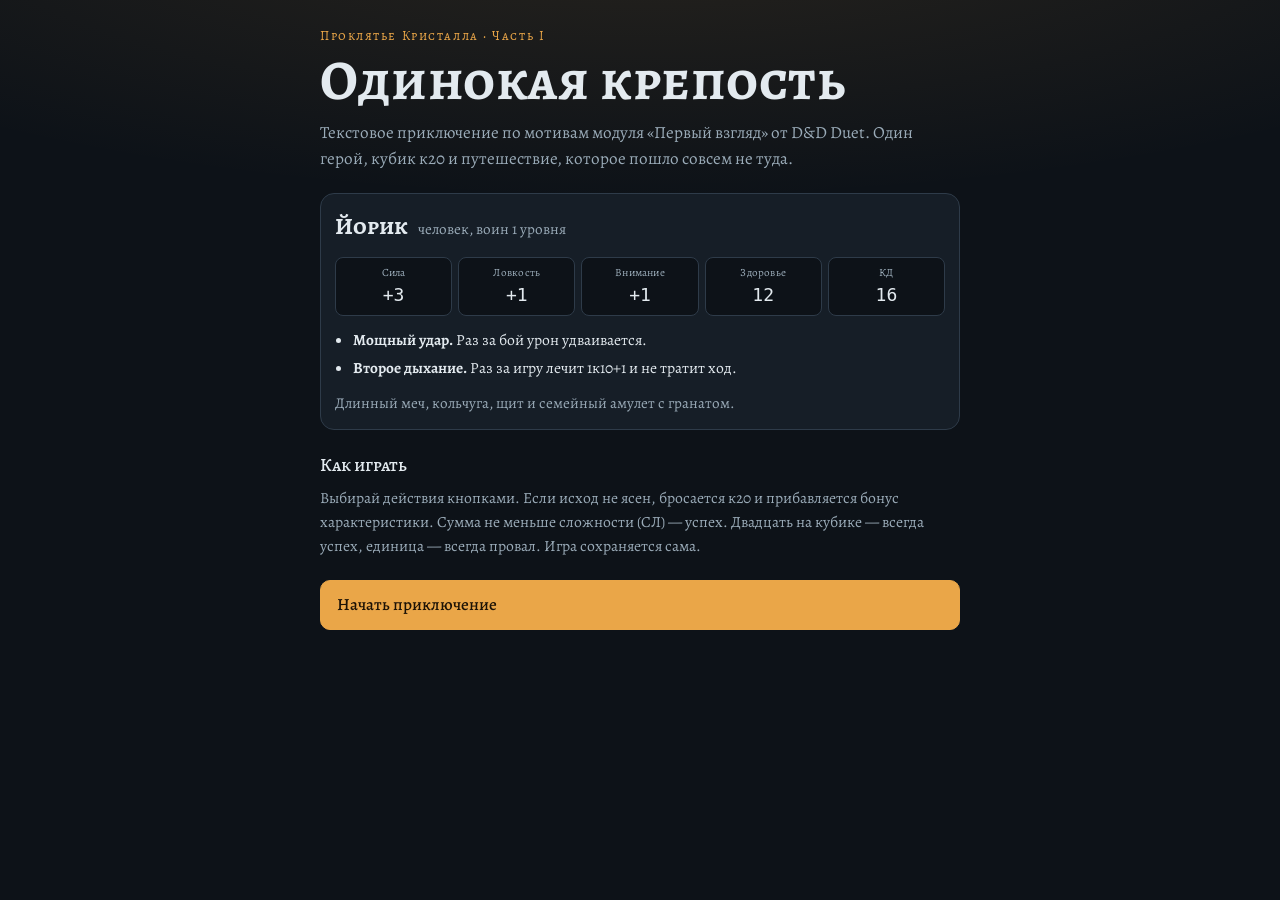
<file: index.html>
<!doctype html>
<html lang="ru">
<head>
<meta charset="utf-8">
<meta name="viewport" content="width=device-width, initial-scale=1, viewport-fit=cover">
<title>Одинокая крепость</title>
<link rel="preconnect" href="https://fonts.googleapis.com">
<link rel="preconnect" href="https://fonts.gstatic.com" crossorigin>
<link href="https://fonts.googleapis.com/css2?family=Alegreya:ital,wght@0,400;0,500;0,700;1,400&family=Alegreya+SC:wght@500;700&family=PT+Mono&display=swap" rel="stylesheet">
<style>
  :root {
    color-scheme: dark;
    --night: #0d1218;
    --stone: #161e27;
    --stone2: #1d2731;
    --line: #2e3b49;
    --frost: #e3eaef;
    --mist: #9aabb8;
    --ember: #eaa648;
    --ember-ink: #1c1206;
    --blood: #d95a4c;
    --moss: #86c493;
    --ice: #9ad3ea;
    --glow: rgba(234, 166, 72, .13);
    --serif: 'Alegreya', 'PT Serif', Georgia, serif;
    --caps: 'Alegreya SC', 'Alegreya', Georgia, serif;
    --mono: 'PT Mono', ui-monospace, Menlo, Consolas, monospace;
  }
  body[data-act="2"] { --glow: rgba(154, 211, 234, .12); }

  [hidden] { display: none !important; }
  html, body { height: 100%; }
  body {
    margin: 0;
    background-color: var(--night);
    background-image: radial-gradient(130% 55% at 50% -12%, var(--glow), transparent 62%);
    background-attachment: fixed;
    color: var(--frost);
    font: 17px/1.55 var(--serif);
    -webkit-tap-highlight-color: transparent;
  }
  button { font: inherit; color: inherit; cursor: pointer; }
  button:focus-visible { outline: 2px solid var(--ember); outline-offset: 2px; }

  .wrap { max-width: 640px; margin: 0 auto; padding-inline: 16px; padding-block: 8px 40px; }

  /* ---------- header ---------- */
  .bar {
    position: sticky; top: env(safe-area-inset-top, 0px); z-index: 5;
    background: rgba(13, 18, 24, .9);
    backdrop-filter: blur(8px); -webkit-backdrop-filter: blur(8px);
    border-bottom: 1px solid var(--line);
  }
  .bar-in {
    max-width: 640px; margin: 0 auto; padding: 10px 16px;
    display: flex; flex-wrap: wrap; align-items: center; gap: 8px 14px;
  }
  .who { display: flex; flex-direction: column; line-height: 1.1; }
  .who b { font-family: var(--caps); font-size: 19px; letter-spacing: .02em; }
  .who span { font-size: 13px; color: var(--mist); }
  .hp { flex: 1; min-width: 110px; }
  .hp-top { display: flex; justify-content: space-between; font-size: 13px; color: var(--mist); }
  .hp-top b { font-family: var(--mono); color: var(--frost); font-weight: 400; font-variant-numeric: tabular-nums; }
  .menu-btn {
    background: none; border: 1px solid var(--line); border-radius: 8px;
    padding: 6px 12px; font-size: 14px; color: var(--mist);
  }
  .chips { flex-basis: 100%; display: flex; flex-wrap: wrap; gap: 6px; }
  .chip {
    font-family: var(--mono); font-size: 12px; color: var(--mist);
    border: 1px solid var(--line); border-radius: 99px; padding: 1px 9px;
  }
  .chip.gold { color: var(--ember); border-color: rgba(234, 166, 72, .45); }
  .chip.ice { color: var(--ice); border-color: rgba(154, 211, 234, .4); }

  .meter { height: 7px; background: #070b0f; border-radius: 99px; overflow: hidden; margin-top: 3px; }
  .meter i { display: block; height: 100%; background: var(--blood); border-radius: 99px; transition: width .45s ease; }
  .meter.ally i { background: var(--moss); }

  .panel {
    max-width: 640px; margin: 0 auto; padding: 4px 16px 14px;
    display: grid; gap: 12px; font-size: 15px;
  }
  .panel dl { display: grid; grid-template-columns: repeat(auto-fill, minmax(92px, 1fr)); gap: 6px; margin: 0; }
  .panel dl div { background: var(--stone); border: 1px solid var(--line); border-radius: 8px; padding: 6px 10px; }
  .panel dt { font-size: 12px; color: var(--mist); }
  .panel dd { margin: 0; font-family: var(--mono); }
  .panel ul { margin: 0; padding-left: 18px; color: var(--mist); }
  .panel ul b { color: var(--frost); font-weight: 500; }
  .row { display: flex; flex-wrap: wrap; gap: 8px; }
  .btn {
    background: var(--stone2); border: 1px solid var(--line); border-radius: 8px;
    padding: 8px 14px; font-size: 15px;
  }
  .btn.warn { border-color: rgba(217, 90, 76, .55); color: #f0a198; }
  .btn:disabled { opacity: .4; cursor: default; }

  /* ---------- story ---------- */
  .eyebrow {
    font-family: var(--caps); font-size: 13px; letter-spacing: .12em;
    color: var(--ember); margin: 18px 0 2px;
  }
  body[data-act="2"] .eyebrow { color: var(--ice); }
  h1 {
    font-family: var(--caps); font-weight: 700; font-size: 29px; line-height: 1.15;
    margin: 0 0 14px; text-wrap: balance; letter-spacing: .01em;
  }
  .text { display: grid; gap: 12px; }
  .text p { margin: 0; }
  .read {
    border: 1px solid var(--line); background: var(--stone);
    padding: 12px 14px; font-style: italic; color: #d3dde4;
    box-shadow: inset 0 0 0 3px var(--night), inset 0 0 0 4px var(--line);
  }
  .gain { font-size: 15px; color: var(--moss); }
  .gain b { font-family: var(--caps); letter-spacing: .06em; font-weight: 500; margin-right: 6px; }
  .muted { font-size: 15px; color: var(--mist); }
  .reply {
    margin-bottom: 14px; padding: 10px 14px; border-radius: 10px;
    background: rgba(234, 166, 72, .08); border: 1px dashed rgba(234, 166, 72, .35);
    font-size: 16px;
  }
  body[data-act="2"] .reply { background: rgba(154, 211, 234, .07); border-color: rgba(154, 211, 234, .35); }

  .choices { display: grid; gap: 10px; margin-top: 22px; }
  .choice {
    display: grid; gap: 3px; text-align: left; width: 100%;
    background: var(--stone2); border: 1px solid var(--line); border-radius: 10px;
    padding: 13px 16px; font-size: 17px; line-height: 1.3;
    transition: border-color .15s, transform .08s;
  }
  .choice:hover { border-color: rgba(234, 166, 72, .6); }
  .choice:active { transform: scale(.985); }
  .choice.main { background: var(--ember); color: var(--ember-ink); border-color: var(--ember); font-weight: 500; }
  .tag { font-family: var(--mono); font-size: 12.5px; color: var(--ember); }
  body[data-act="2"] .tag { color: var(--ice); }

  /* ---------- combat ---------- */
  .foes { display: grid; gap: 8px; }
  .foe { background: var(--stone); border: 1px solid var(--line); border-radius: 12px; padding: 10px 12px; }
  .foe-top { display: flex; align-items: baseline; gap: 8px; flex-wrap: wrap; }
  .foe-top b { font-family: var(--caps); font-size: 18px; }
  .foe-top span { font-size: 13px; color: var(--mist); }
  .foe-top .n { margin-left: auto; font-family: var(--mono); color: var(--frost); font-variant-numeric: tabular-nums; }
  .log {
    list-style: none; margin: 14px 0 0; padding: 0; display: grid; gap: 6px;
    font-size: 15px; line-height: 1.4;
  }
  .log li { padding-left: 12px; border-left: 2px solid var(--line); color: var(--mist); }
  .log li.hit { border-color: var(--blood); color: var(--frost); }
  .log li.heal { border-color: var(--moss); color: var(--frost); }
  .log li.ally { border-color: var(--moss); color: var(--frost); }
  .log li.win { border-color: var(--ember); color: var(--ember); }
  .log li.fresh { animation: slide .35s ease; }
  @keyframes slide { from { opacity: 0; transform: translateY(4px); } }
  .acts { display: grid; grid-template-columns: 1fr 1fr; gap: 8px; margin-top: 18px; }
  .act {
    display: grid; gap: 2px; text-align: left;
    background: var(--stone2); border: 1px solid var(--line); border-radius: 10px; padding: 11px 12px;
  }
  .act b { font-weight: 500; font-size: 16px; }
  .act span { font-family: var(--mono); font-size: 11.5px; color: var(--mist); }
  .act.primary { background: var(--ember); border-color: var(--ember); color: var(--ember-ink); }
  .act.primary span { color: rgba(28, 18, 6, .75); }
  .act:disabled { opacity: .38; cursor: default; }
  .verdict { margin-top: 18px; font-family: var(--caps); font-size: 24px; }
  .verdict.win { color: var(--ember); }
  .verdict.lose { color: var(--blood); }
  @media (max-width: 360px) { .acts { grid-template-columns: 1fr; } }

  /* ---------- title ---------- */
  .title h1.big { font-size: clamp(38px, 11vw, 56px); line-height: 1; margin: 6px 0 12px; }
  .lede { color: var(--mist); margin: 0 0 20px; }
  .sheet { background: var(--stone); border: 1px solid var(--line); border-radius: 14px; padding: 14px; display: grid; gap: 12px; }
  .sheet-h { display: flex; align-items: baseline; gap: 10px; flex-wrap: wrap; }
  .sheet-h b { font-family: var(--caps); font-size: 24px; }
  .sheet-h span { color: var(--mist); font-size: 15px; }
  .stats { display: grid; grid-template-columns: repeat(5, 1fr); gap: 6px; margin: 0; }
  .stats div { text-align: center; border: 1px solid var(--line); border-radius: 8px; padding: 6px 2px; background: var(--night); }
  .stats dt { font-size: 11px; color: var(--mist); letter-spacing: .02em; }
  .stats dd { margin: 0; font-family: var(--mono); font-size: 18px; }
  .abil { margin: 0; padding-left: 18px; display: grid; gap: 4px; font-size: 15.5px; }
  .gear { margin: 0; font-size: 15px; color: var(--mist); }
  .how h2 { font-family: var(--caps); font-size: 18px; margin: 22px 0 6px; font-weight: 500; }
  .how p { margin: 0; font-size: 15.5px; color: var(--mist); }
  @media (max-width: 380px) { .stats { grid-template-columns: repeat(3, 1fr); } }

  /* ---------- dice ---------- */
  .dice {
    position: fixed; inset: 0; z-index: 20; display: grid; place-items: center;
    background: rgba(5, 8, 12, .74); padding: 16px;
  }
  .dice-card {
    width: 100%; max-width: 340px; text-align: center;
    background: var(--stone); border: 1px solid var(--line); border-radius: 16px; padding: 22px 18px 18px;
  }
  .dice-card .lbl { font-family: var(--caps); letter-spacing: .1em; color: var(--mist); font-size: 14px; }
  .d20 {
    width: 118px; height: 118px; margin: 14px auto; position: relative;
    clip-path: polygon(50% 0, 93% 25%, 93% 75%, 50% 100%, 7% 75%, 7% 25%);
    background: var(--ember); display: grid; place-items: center;
  }
  .d20::before {
    content: ""; position: absolute; inset: 0;
    clip-path: polygon(50% 17%, 84% 72%, 16% 72%);
    background: rgba(255, 255, 255, .2);
  }
  .d20 b { position: relative; font-family: var(--mono); font-size: 40px; color: var(--ember-ink); }
  .d20.spin { animation: wob .12s linear infinite; }
  .d20.nat20 { background: var(--moss); }
  .d20.nat1 { background: var(--blood); }
  @keyframes wob { 50% { transform: rotate(9deg) scale(.95); } }
  .math { font-family: var(--mono); font-size: 15px; color: var(--mist); min-height: 1.4em; }
  .vd { font-family: var(--caps); font-size: 26px; margin: 4px 0 14px; min-height: 1.3em; }
  .vd.ok { color: var(--moss); }
  .vd.no { color: var(--blood); }
  .dice-card .choices { margin-top: 0; }

  @media (prefers-reduced-motion: reduce) {
    .d20.spin, .log li.fresh { animation: none; }
    .meter i { transition: none; }
  }
</style>
</head>
<body>
<div id="app"></div>
<div id="dice" class="dice" hidden></div>

<script>
(() => {
  const KEY = 'questone-lonely-hold-v1';
  const STAT = { str: 'Сила', dex: 'Ловкость', wis: 'Внимание' };
  const HERO = { mods: { str: 3, dex: 1, wis: 1 }, maxHp: 12, baseAc: 16, atk: 5 };
  const GARREN = { maxHp: 13, ac: 18, atk: 4 };

  const rnd = n => 1 + Math.floor(Math.random() * n);
  const roll = (n, s) => { let t = 0; for (let i = 0; i < n; i++) t += rnd(s); return t; };
  const fmt = m => (m >= 0 ? '+' : '−') + Math.abs(m);
  const clone = o => JSON.parse(JSON.stringify(o));
  const val = x => (typeof x === 'function' ? x(S) : x);

  let S = null;      // game state (saved)
  let CP = null;     // checkpoint before a hard fight
  let SAVED = null;  // save found at boot
  let MENU = false, CONFIRM = false, CUR = [], LOGSEEN = 0;

  function fresh() {
    return {
      scene: 'title', act: 1, hp: HERO.maxHp, potions: 0, wind: true,
      coin: false, ring: false, coldRes: false, rope: false,
      f: {}, tmp: null, combat: null, esc: null,
      garren: { hp: GARREN.maxHp, down: false },
      st: { rolls: 0, ok: 0, fail: 0, crit: 0 }
    };
  }
  const ac = () => HERO.baseAc + (S.ring ? 1 : 0);
  function heal(n) { const b = S.hp; S.hp = Math.min(HERO.maxHp, S.hp + n); return S.hp - b; }
  function hurt(n) { S.hp = Math.max(0, S.hp - n); }

  function save() { try { localStorage.setItem(KEY, JSON.stringify({ S, CP })); } catch (e) {} }
  function load() { try { const r = JSON.parse(localStorage.getItem(KEY)); if (r && r.S) return r; } catch (e) {} return null; }

  /* ================= escape obstacles ================= */
  const OB = [
    { title: 'Дубина великана',
      text: 'Великан делает шаг, и огромная ледяная дубина со свистом летит прямо на тебя.',
      opts: [{ t: 'Отпрыгнуть в сторону', stat: 'dex', dc: 12 }, { t: 'Принять удар на щит', stat: 'str', dc: 12 }],
      ok: 'Дубина проходит в волоске от тебя и крошит пол в щебень. Ты уже бежишь дальше.',
      fail: 'Ты теряешь драгоценную секунду.' },
    { title: 'Подъём наверх',
      text: 'Нужно вернуться на верхний этаж. Гаррен уже взобрался по обломкам и сбрасывает тебе конец верёвки.',
      opts: [{ t: 'Лезть по верёвке', stat: 'str', dc: 10 }],
      ok: 'Ты подтягиваешься рывками, и Гаррен втаскивает тебя наверх за ремень.',
      fail: 'Обледенелая верёвка выскальзывает из рук, и ты съезжаешь вниз.' },
    { title: 'Завал',
      text: 'Великан бьёт плечом в стену. С потолка рушатся камни и перегораживают проход к выходу.',
      opts: [{ t: 'Перелезть через завал', stat: 'str', dc: 10 }, { t: 'Протиснуться в щель', stat: 'dex', dc: 12 }],
      ok: 'Обдирая ладони, ты перебираешься через камни. Выход совсем близко!',
      fail: 'Камни осыпаются под ногами, и ты застреваешь.' },
    { title: 'Ледяной пол',
      text: 'Пол прихожей покрыт скользкой коркой льда, а за спиной грохочут шаги великана.',
      opts: [{ t: 'Бежать, не упав', stat: 'dex', dc: 10 }],
      ok: 'Ноги разъезжаются, но ты удерживаешь равновесие и вылетаешь к пролому в стене.',
      fail: 'Ты поскальзываешься и растягиваешься на льду.' },
    { title: 'Последний рывок',
      text: 'Сквозь пролом видны дневной свет и снег. Великан совсем рядом.',
      opts: [{ t: 'Рвануть к свету', stat: 'str', dc: 10 }],
      ok: 'Последним усилием ты вырываешься наружу, в метель.',
      fail: 'Сугроб у пролома держит ноги, как клей.' }
  ];
  const ob = s => OB[Math.min(s.esc.i, OB.length - 1)];

  function escOk(s) {
    const o = ob(s);
    s.tmp = o.ok; s.esc.ok++; s.esc.i++;
    return s.esc.ok >= 3 ? 'outside' : 'escape';
  }
  function escFail(s) {
    const o = ob(s);
    s.esc.i++;
    const gUp = !s.garren.down;
    const tgt = gUp && rnd(2) === 1 ? 'garren' : 'hero';
    const tac = tgt === 'hero' ? ac() : GARREN.ac;
    const d = rnd(20), tot = d + 5, hit = d === 20 || (d !== 1 && tot >= tac);
    let msg = o.fail + ' Великан замахивается: к20 ' + d + ' +5 = ' + tot + ' против КД ' + tac + '. ';
    if (!hit) msg += 'Мимо!';
    else {
      const dm = roll(1, 6) + 2;
      if (tgt === 'hero') { hurt(dm); msg += 'Удар! Ты теряешь ' + dm + ' ХП.'; }
      else {
        s.garren.hp = Math.max(0, s.garren.hp - dm);
        msg += 'Гаррен закрывает тебя щитом и принимает удар (−' + dm + ' ХП).';
        if (s.garren.hp <= 0) { s.garren.down = true; msg += ' Он падает и вспышкой исчезает в твоём амулете.'; }
      }
    }
    s.tmp = msg;
    return 'escape';
  }

  function summary(s) {
    return '~Бросков к20: ' + s.st.rolls + ' · успешных проверок: ' + s.st.ok + ' · проваленных: ' + s.st.fail + ' · выпало 20: ' + s.st.crit + '.';
  }

  /* ================= scenes ================= */
  const SC = {
    lib: {
      act: 1, title: 'Библиотека замка',
      text: [
        '>Сквозь высокие окна льётся тёплый полуденный свет. Голос мастера Элиаса гудит ровно, как шмель над страницей, и веки сами собой тяжелеют…',
        '— Йорик! — сухой палец стучит по столу прямо у тебя перед носом. — Я польщён, что история торговых гильдий Амна действует на тебя лучше макового отвара. Но сегодня особый день.',
        'Мастеру Элиасу сто двенадцать лет: тонкие белые волосы, крючковатый нос и удивительно ясные голубые глаза. Ради знаний он готов простить почти всё.'
      ],
      choices: [
        { t: 'Спросить о фестивале', if: s => !s.f.fest, go: 'lib_fest' },
        { t: 'Спросить про амулет', if: s => !s.f.amulet, go: 'lib_amulet' },
        { t: 'Извиниться и бежать на тренировку', go: 'bharmyr' }
      ]
    },
    lib_fest: {
      title: 'Библиотека замка', enter: s => { s.f.fest = true; },
      text: [
        '«Через две недели в Глубоководье начнётся День Фей, а следом Фестиваль Выхода Флота. Твоя семья уже в пути. Мы с тобой отправимся последними, телепортацией, сегодня во второй половине дня».',
        '«Амну важно показать дружбу богатым семьям Побережья Мечей, так что постарайся не зевать на приёмах. И возьми снаряжение с запасом. В Глубоководье никогда не знаешь, что ждёт за углом, особенно в праздники».'
      ],
      choices: [{ t: 'Спросить о другом', go: 'lib' }]
    },
    lib_amulet: {
      title: 'Библиотека замка', enter: s => { s.f.amulet = true; },
      text: [
        'Ты машинально касаешься амулета на груди. Гранат в оправе из переплетённых линий — семейная реликвия. Ты носишь его, сколько себя помнишь.',
        'Элиас щурится: «Любопытная вязь. Похоже на эльфийскую работу, очень старую. Держи его при себе. Старые вещи иногда помнят больше, чем люди».',
        '«И не заставляй Бхармира ждать. Он ждёт тебя на последнюю тренировку, а от ожидания дворфы добрее не становятся».'
      ],
      choices: [{ t: 'Спросить о другом', go: 'lib' }]
    },
    bharmyr: {
      title: 'Тренировочный зал',
      text: [
        'Лейтенант Бхармир встречает тебя у входа в огромный каменный зал. Это двухсотлетний дворф с заплетённой русой бородой и руками, похожими на дубовые корни.',
        '«Опаздываешь, — ворчит он, но глаза смеются. — Плотники построили новую полосу препятствий, и она сложнее прежней. Пройдёшь — будь готов к гостям. Увидимся на арене».',
        'Уже уходя, он бросает через плечо: «И Ремми тебя искал. Кажется, побежал обратно на кухню».'
      ],
      choices: [{ t: 'Шагнуть на полосу препятствий', go: 'course_dark' }]
    },
    course_dark: {
      title: 'Полоса препятствий',
      text: [
        '>Пахнет свежей сосновой стружкой. Ты переступаешь порог, и волшебные факелы вдоль стен разом мигают и гаснут. Темнота. Где-то впереди раскатывается смех Бхармира.',
        'Ты нащупываешь у стены запасной факел и огниво. Искра, вторая, и дрожащий свет выхватывает бревенчатый коридор. В его конце стоит массивная деревянная дверь.'
      ],
      choices: [{ t: 'Подойти к двери', go: 'course_door' }]
    },
    course_door: {
      title: 'Дверь с секретом',
      text: ['Дверь окована железом, а ручка блестит, будто её только что смазали. Слишком уж приглашающе.'],
      choices: [
        { t: 'Осмотреть дверь внимательно', check: { stat: 'wis', dc: 10, ok: 'door_spot', fail: 'door_open' } },
        { t: 'Просто открыть', go: 'door_open' }
      ]
    },
    door_spot: {
      title: 'Дверь с секретом',
      text: ['От ручки вверх тянется тонкая проволока. Она ведёт к ведру, подвешенному над проёмом. В ведре что-то зелёное и подозрительно булькает.'],
      choices: [{ t: 'Обезвредить механизм', check: { stat: 'dex', dc: 10, ok: 'door_disarmed', fail: 'door_slimed' } }]
    },
    door_open: {
      title: 'Дверь с секретом',
      text: ['Ты тянешь ручку, и наверху что-то щёлкает. Ведро опрокидывается прямо над твоей головой!'],
      choices: [{ t: 'Отпрыгнуть!', check: { stat: 'dex', dc: 10, ok: 'door_dodged', fail: 'door_slimed' } }]
    },
    door_disarmed: {
      title: 'Дверь с секретом',
      text: ['Ты осторожно снимаешь проволоку с крючка. Ведро остаётся висеть, дверь тихо открывается. Где-то впереди разочарованно хмыкает Бхармир.'],
      choices: [{ t: 'Пройти дальше', go: 'course_fork' }]
    },
    door_dodged: {
      title: 'Дверь с секретом',
      text: ['Ты отскакиваешь, и липкая зелёная жижа шлёпается на пол там, где ты только что стоял. Чисто сработано.'],
      choices: [{ t: 'Пройти дальше', go: 'course_fork' }]
    },
    door_slimed: {
      title: 'Дверь с секретом', enter: s => { s.f.slimed = true; },
      text: ['Шлёп! Холодная слизь стекает по волосам за воротник. Пахнет она чем-то средним между болотом и вчерашним супом. Ничего не поделаешь, придётся идти дальше.'],
      choices: [{ t: 'Пройти дальше', go: 'course_fork' }]
    },
    course_fork: {
      title: 'Развилка',
      text: ['За дверью два пути. Слева с высокого уступа свисает верёвка без единого узла. Справа чернеет бассейн: вода тёмная, как чернила, дна не видно. Где-то на той стороне должен быть выход.'],
      choices: [
        { t: 'Взобраться по верёвке', check: { stat: 'str', dc: 10, ok: 'fork_rope', fail: 'fork_fail' } },
        { t: 'Нырнуть в бассейн и искать проход', check: { stat: 'wis', dc: 10, ok: 'fork_pool', fail: 'fork_fail' } }
      ]
    },
    fork_fail: {
      title: 'Развилка', enter: s => { s.f.forkFails = (s.f.forkFails || 0) + 1; },
      text: s => s.f.forkFails < 2
        ? ['Не выходит: руки соскальзывают, а темнота путает направление. Ты отдыхаешь пару вдохов у стены.']
        : ['Сверху гремит голос Бхармира: «Ну-ну, не утопись мне перед праздником!» В стене со скрипом открывается люк, и ты выбираешься на арену. Мокрый, но не сломленный.'],
      choices: s => s.f.forkFails < 2
        ? SC.course_fork.choices
        : [{ t: 'Выйти на арену', go: 'arena' }]
    },
    fork_rope: {
      title: 'Развилка',
      text: ['Подтянуться, перехватить, ещё раз, и вот ты на уступе. Там натянут трос с роликом. Ты хватаешься за ручку и с ветерком съезжаешь вниз, прямо на песок арены.'],
      choices: [{ t: 'Приземлиться', go: 'arena' }]
    },
    fork_pool: {
      title: 'Развилка',
      text: ['Под водой ты замечаешь слабое пятно света. Это отверстие в стенке бассейна! Вынырнув с другой стороны, ты поднимаешься по лестнице и выходишь на край песчаной арены.'],
      choices: [{ t: 'Выйти на арену', go: 'arena' }]
    },
    arena: {
      title: 'Арена',
      text: [
        '>Едва твои ноги касаются песка, ты встаёшь в стойку. Сейчас кто-то из учеников Бхармира выскочит проверить твои навыки. Скорее всего, Торвальд: Дресик ещё залечивает синяки после вчерашнего спарринга.',
        'Вокруг разбросаны бочки и обломки скамей, за ними легко спрятаться. Оружие у учеников тренировочное, но бьёт всё равно больно.'
      ],
      choices: [
        { t: 'Осмотреть арену', check: { stat: 'wis', dc: 12, ok: 'arena_spot', fail: 'arena_ambush' } },
        { t: 'Выйти в центр и ждать', go: 'arena_ambush' }
      ]
    },
    arena_spot: {
      title: 'Арена', enter: s => { s.f.first = true; },
      text: ['За перевёрнутой скамьёй мелькает тень. Торвальд! Он ещё не знает, что ты его заметил.'],
      choices: [{ t: 'Атаковать первым', go: 'fight_torvald' }]
    },
    arena_ambush: {
      title: 'Арена', enter: s => { s.f.first = false; },
      text: ['Из-за бочки с боевым кличем выскакивает Торвальд с тренировочной булавой. Застал врасплох!'],
      choices: [{ t: 'Защищаться', go: 'fight_torvald' }]
    },
    fight_torvald: {
      title: 'Спарринг',
      combat: {
        foe: { name: 'Торвальд', sub: 'ученик-стражник', hp: 11, ac: 12, atk: 3, dmg: [1, 4, 1], verb: 'бьёт {t} булавой' },
        training: true, first: s => (s.f.first ? 'hero' : 'enemy'), win: 'arena_win', lose: 'arena_lose'
      }
    },
    arena_win: {
      title: 'Арена',
      text: [
        'Торвальд падает на песок и поднимает руки: «Сдаюсь, сдаюсь!»',
        'Бхармир одобрительно хлопает в ладоши: «Вот это другое дело. В Глубоководье не посрамишь».'
      ],
      choices: [{ t: 'Отдышаться', go: 'healer' }]
    },
    arena_lose: {
      title: 'Арена',
      text: [
        'Ты оказываешься лицом в песке. Торвальд протягивает руку: «Не переживай, просто у меня удачный день».',
        'Бхармир качает головой: «В Глубоководье тебе поддаваться не будут. Но стойка уже лучше, чем месяц назад».'
      ],
      choices: [{ t: 'Отряхнуться', go: 'healer' }]
    },
    healer: {
      title: 'После боя', enter: s => { s.hp = HERO.maxHp; s.potions += 1; },
      text: [
        'Замковая целительница даёт тебе глотнуть искрящегося фиолетового зелья, и синяки бледнеют на глазах. Второй флакон она вкладывает тебе в руку: «На дорогу. Мало ли что».',
        '+Получено: зелье лечения. Здоровье восстановлено.',
        'Бхармир кладёт тебе руку на плечо: «Две недели — не вечность. Будь начеку, парень. Попрощайся со всеми, с кем нужно, и не опаздывай к Элиасу».'
      ],
      choices: [
        { t: 'Найти Ремми на кухне', go: 'remmy' },
        { t: 'Сразу идти к Элиасу', go: 'circle' }
      ]
    },
    remmy: {
      title: 'Кухня',
      text: s => [
        'Ремми Салливан, твой друг детства, сидит на мешке с мукой и подбрасывает яблоко. Ему семнадцать: высокий, худой, светлые волосы вечно растрёпаны.' +
          (s.f.slimed ? ' Увидев тебя, он хохочет: «Это что, слизь? Бхармир опять за своё?»' : ''),
        '«Слышал, ты уезжаешь на праздник, — говорит он уже тише. — Счастливчик. А я недостаточно важный для Глубоководья».',
        'Он улыбается, но что-то в его голосе не так.'
      ],
      choices: [
        { t: 'Присмотреться к нему', check: { stat: 'wis', dc: 10, ok: 'remmy_ok', fail: 'remmy_fail' } },
        { t: 'Попрощаться и идти к Элиасу', go: 'circle' }
      ]
    },
    remmy_ok: {
      title: 'Кухня', enter: s => { s.coin = true; },
      text: [
        'Ремми крутит яблоко и не смотрит на тебя. Дело не в празднике: он боится, что ты уедешь в большой мир и забудешь его.',
        '«Эй. Через две недели я вернусь, и ты расскажешь мне все кухонные сплетни. Договорились?»',
        'Ремми выдыхает и лезет в карман: «Держи. Моя счастливая монета. Мне она всегда помогает… ну, иногда».',
        '+Получено: монета Ремми. Один раз можно перебросить проваленную проверку.'
      ],
      choices: [{ t: 'Идти к Элиасу', go: 'circle' }]
    },
    remmy_fail: {
      title: 'Кухня',
      text: ['«Ладно, беги, а то Элиас превратит тебя в жабу». Ремми машет рукой и отворачивается к окну. Кажется, он хотел сказать что-то ещё.'],
      choices: [{ t: 'Идти к Элиасу', go: 'circle' }]
    },
    circle: {
      title: 'Круг телепортации',
      text: [
        '>Винтовая лестница уводит вниз, в толщу каменных стен. Два стражника у высокой железной двери кивают тебе и отворяют её. В древней серой комнате мастер Элиас склонился над кругом из замысловатых линий. Руны пульсируют в такт его словам.',
        '«А, вот и ты», — рассеянно улыбается он. — «Семья будет ждать нас в Глубоководье. Готов?» В его голубых глазах мелькает гордость.'
      ],
      choices: [{ t: 'Встать в круг', go: 'teleport' }]
    },
    teleport: {
      title: 'Круг телепортации',
      text: [
        '>Элиас поднимает руки и произносит последние слова заклинания. По груди разливается тепло, и вдруг амулет сам поднимается в воздух, будто для него исчезла тяжесть. Не успеваешь ты опомниться, как из граната вырывается багровая вспышка.',
        'Резкий крик Элиаса. Рывок. Всё тело сжимается в точку…'
      ],
      choices: [{ t: 'Открыть глаза', go: 'storm', main: true }]
    },
    storm: {
      act: 2, title: 'Облачные пики',
      text: [
        '>Воющий ветер бьёт в лицо, и ледяной холод заставляет открыть глаза. Никакого Глубоководья. Ты стоишь посреди снежной бури на вершине горы. Далеко внизу темнеет вечнозелёный лес, где-то воет волк.',
        'Судя по высоте пиков, амулет забросил тебя в Облачные пики, за сотни миль от дома. Элиаса рядом нет. Сквозь метель видна груда камней. Там можно укрыться.'
      ],
      choices: [{ t: 'Пробиваться к камням', go: 'ruins' }]
    },
    ruins: {
      title: 'Одинокая крепость',
      text: [
        'Вблизи груда камней оказывается руинами древнего сооружения, вросшего в склон горы. В скале высечен гладкий вход, покрытый вековым инеем. В нише деревянная дверь, над ней вьются руны.',
        'По двери бегут замысловатые узоры и сходятся в центре в знакомую фигуру. Точно такую же, как на твоём амулете.'
      ],
      choices: [
        { t: 'Прочитать руны', if: s => !s.f.runes, check: { stat: 'wis', dc: 12, ok: 'runes_ok', fail: 'runes_fail' } },
        { t: 'Приложить амулет к двери', go: 'hall' }
      ]
    },
    runes_ok: {
      title: 'Одинокая крепость', enter: s => { s.f.runes = true; },
      text: ['Буквы похожи на эльфийские, только старше. Ты складываешь их в слова: <em>«Одинокая крепость. Покажи Знак и войди!»</em>'],
      choices: [{ t: 'Вернуться к двери', go: 'ruins' }]
    },
    runes_fail: {
      title: 'Одинокая крепость', enter: s => { s.f.runes = true; },
      text: ['Буквы похожи на эльфийские, но смысл ускользает. Пальцы коченеют, пора что-то делать.'],
      choices: [{ t: 'Вернуться к двери', go: 'ruins' }]
    },
    hall: {
      title: 'Прихожая',
      text: s => [
        s.f.hallSeen
          ? 'Большой зал, пропасть поперёк пола, фрески на стенах. Снег медленно сыплется сквозь пролом.'
          : '>Дверь со скрипом открывается. За ней огромный каменный зал. В дальнем конце, среди нагромождения валунов, сквозь пролом в стене пробиваются свет и снег. Белые ледяные усики тянутся по резному полу к выцветшим фрескам.',
        'Через весь зал тянется пропасть шириной в десять футов. Футах в двадцати внизу угадывается нижний этаж.'
      ],
      enter: s => { if (s.f.hallVisit) s.f.hallSeen = true; s.f.hallVisit = true; },
      choices: [
        { t: 'Изучить фрески', if: s => !s.f.frescoes, go: 'hall_frescoes' },
        { t: 'Обыскать обломки', if: s => !s.f.searched, check: { stat: 'wis', dc: 13, ok: 'hall_satchel', fail: 'hall_nothing' } },
        { t: 'Искать другой путь вниз', if: s => !s.f.stairs, check: { stat: 'wis', dc: s => (s.f.frescoes ? 12 : 15), ok: 'hall_stairs', fail: 'hall_nostairs' } },
        { t: 'Спуститься в пропасть по верёвке', if: s => s.rope, go: 'hall_rope' },
        { t: 'Спрыгнуть в пропасть', check: { stat: 'dex', dc: 12, ok: 'jump_ok', fail: 'jump_fail' } }
      ]
    },
    hall_frescoes: {
      title: 'Прихожая', enter: s => { s.f.frescoes = true; },
      text: [
        'Фрески изображают древнюю отчаянную битву. Демоны сражаются бок о бок с хроматическими драконами против всё редеющего отряда героев. У одного из героев на щите… знак с твоего амулета?',
        'У края фрески ты замечаешь, что одна плита пола уложена чуть иначе, чем остальные.',
        '+Подсказка: искать другой путь вниз теперь проще (СЛ 12 вместо 15).'
      ],
      choices: [{ t: 'Вернуться в зал', go: 'hall' }]
    },
    hall_satchel: {
      title: 'Прихожая', enter: s => { s.f.searched = true; s.potions += 1; s.coldRes = true; s.rope = true; },
      text: [
        'Среди камней лежит брошенная кожаная сумка. Внутри моток пеньковой верёвки, зелье лечения и пузырёк с голубоватой жидкостью. Это зелье сопротивления холоду, и ты выпиваешь его сразу. По телу разливается приятное тепло.',
        '+Получено: зелье лечения, 50 футов верёвки. Урон холодом по тебе теперь вдвое меньше.'
      ],
      choices: [{ t: 'Вернуться в зал', go: 'hall' }]
    },
    hall_nothing: {
      title: 'Прихожая', enter: s => { s.f.searched = true; },
      text: ['Только камни, снег и кости давно замёрзшей птицы.'],
      choices: [{ t: 'Вернуться в зал', go: 'hall' }]
    },
    hall_stairs: {
      title: 'Прихожая', enter: s => { s.f.stairs = true; },
      text: ['Ты нажимаешь на неровную плиту, и она со скрежетом уходит в пол. Вдоль стены открывается потайная лестница, ведущая вниз.'],
      choices: [{ t: 'Спуститься по лестнице', go: 'ante' }]
    },
    hall_nostairs: {
      title: 'Прихожая', enter: s => { s.f.stairs = true; },
      text: ['Ты обшариваешь стены и пол, но ничего не находишь. Похоже, путь вниз один: через пропасть.'],
      choices: [{ t: 'Вернуться в зал', go: 'hall' }]
    },
    hall_rope: {
      title: 'Прихожая',
      text: ['Ты привязываешь верёвку к выступу и осторожно спускаешься на нижний этаж.'],
      choices: [{ t: 'Осмотреться внизу', go: 'ante' }]
    },
    jump_ok: {
      title: 'Прихожая',
      text: ['Ты прыгаешь, в полёте группируешься и перекатываешься по полу нижнего этажа. Цел!'],
      choices: [{ t: 'Осмотреться внизу', go: 'ante' }]
    },
    jump_fail: {
      title: 'Прихожая', enter: s => { s.f.jumpDmg = roll(1, 6); hurt(s.f.jumpDmg); },
      text: s => ['Удар о каменный пол выбивает из тебя дух. Ты теряешь ' + s.f.jumpDmg + ' ХП, но поднимаешься.'],
      choices: [{ t: 'Осмотреться внизу', go: 'ante' }]
    },
    ante: {
      title: 'Передняя комната',
      text: [
        '>Ты замираешь, пока глаза привыкают к полумраку. Впереди два внушительных силуэта рухнувших колонн. За ними тянется длинный коридор к двери, вырезанной в виде лица.',
        'Между колоннами поблёскивают осколки льда. Один из них, кажется, чуть крупнее остальных…'
      ],
      choices: [
        { t: 'Присмотреться к осколкам', check: { stat: 'wis', dc: 12, ok: 'ante_spot', fail: 'ante_ambush' } },
        { t: 'Перелезть через колонны', go: 'ante_ambush' }
      ]
    },
    ante_spot: {
      title: 'Передняя комната', enter: s => { s.f.first = true; },
      text: ['Осколок моргает. Это ледяной мефит, маленький злобный элементаль, притворившийся куском льда! Он ещё думает, что ты его не заметил.'],
      choices: [{ t: 'Ударить первым', go: 'fight_mephit' }]
    },
    ante_ambush: {
      title: 'Передняя комната', enter: s => { s.f.first = false; },
      text: ['Едва ты заносишь ногу над колонной, «осколок льда» расправляет крылья и с визгом бросается на тебя. Ледяной мефит!'],
      choices: [{ t: 'К бою!', go: 'fight_mephit' }]
    },
    fight_mephit: {
      title: 'Засада у колонн', checkpoint: true,
      combat: {
        foe: { name: 'Ледяной мефит', sub: 'малый элементаль', hp: 14, ac: 11, atk: 3, dmg: [1, 4, 1], cold: [1, 4], breath: true, burst: true, verb: 'полосует {t} когтями' },
        first: s => (s.f.first ? 'hero' : 'enemy'), win: 'ante_win', lose: 'ko'
      }
    },
    ante_win: {
      title: 'Передняя комната',
      text: ['Колонны позади. Вокруг них торчит мёрзлый кустарник, и среди веток что-то белеет. Коридор ведёт к двери-лицу.'],
      choices: [
        { t: 'Осмотреть кустарник', check: { stat: 'wis', dc: 10, ok: 'ring_ok', fail: 'ring_fail' } },
        { t: 'Идти к двери', go: 'door' }
      ]
    },
    ring_ok: {
      title: 'Передняя комната', enter: s => { s.ring = true; },
      text: [
        'Это рука скелета. На костяном пальце серебряное кольцо с синим камнем. Ты надеваешь его, и по коже пробегает лёгкое покалывание.',
        '+Получено: кольцо защиты. КД +1.'
      ],
      choices: [{ t: 'Идти к двери', go: 'door' }]
    },
    ring_fail: {
      title: 'Передняя комната',
      text: ['Сухие ветки, снег и ничего больше.'],
      choices: [{ t: 'Идти к двери', go: 'door' }]
    },
    door: {
      title: 'Говорящая дверь',
      text: s => s.f.doorMet
        ? ['Каменное лицо выжидающе смотрит на тебя. Над ним по-эльфийски выбито: <em>«Скажи мне „Откройся“»</em>.']
        : [
          'Дверь вырезана в виде огромного каменного лица. Стоит тебе подойти, как его глаза распахиваются.',
          '«О! Гость! Настоящий живой гость! — голос гулкий и ужасно радостный. — Ты не представляешь, сколько лет мне не с кем было поболтать!»',
          'Над дверью по-эльфийски выбита надпись: <em>«Скажи мне „Откройся“»</em>.'
        ],
      enter: s => { if (s.f.doorVisit) s.f.doorMet = true; s.f.doorVisit = true; },
      choices: [
        { t: '«Что это за место?»', if: s => !s.f.q1, do: s => { s.f.q1 = true; s.tmp = '«Ну, я не слишком уверена… Но, кажется, мои создатели пытались здесь что-то удержать. Что-то, что считали очень опасным».'; }, go: 'door' },
        { t: '«Кто тебя создал?»', if: s => !s.f.q2, do: s => { s.f.q2 = true; s.tmp = '«Хороший вопрос! Имён они не назвали. Улыбались они почти никогда, а когда улыбались, выходило грубовато и жутко. Ты мне нравишься гораздо больше».'; }, go: 'door' },
        { t: '«Что изображают фрески наверху?»', if: s => s.f.frescoes && !s.f.q3, do: s => { s.f.q3 = true; s.tmp = '«Какие фрески? А! Большая драка? Это древняя война. Которую мои создатели, конечно же, выиграли!»'; }, go: 'door' },
        { t: '«Как мне пройти?»', if: s => !s.f.q4, do: s => { s.f.q4 = true; s.tmp = '«С моим-то дружелюбным характером создатели решили, что мне лучше не знать. Я по натуре угождаю людям и совсем не умею хранить секреты».'; }, go: 'door' },
        { t: 'Попросить: «Откройся, пожалуйста»', do: s => { s.tmp = '«Я бы с радостью! Честно! Но я не умею открывать саму себя. Грустно, правда?»'; }, go: 'door' },
        { t: 'Прочитать надпись вслух', do: s => { s.tmp = 'Дверь радостно повторяет за тобой: «Скажи мне „Откройся“!» Ничего не происходит. «Ой. Кажется, это так не работает».'; }, go: 'door' },
        { t: 'Сказать по-эльфийски: «Откройся»', go: 'door_open2' }
      ]
    },
    door_open2: {
      title: 'Говорящая дверь',
      text: [
        'Едва ты произносишь «Откройся», дверь удивлённо ахает и со скрежетом отъезжает в стену. «Эй, полегче! Заходи ещё поболтать!»',
        'За ней короткий лестничный пролёт уходит вниз, в кромешную тьму.'
      ],
      choices: [{ t: 'Спуститься', go: 'holding' }]
    },
    holding: {
      title: 'Комната заточения',
      text: ['>Круглая комната тонет в полной темноте. Даже слабый отсвет снега сверху её не пробивает. Вдоль стен висят четыре старых факела.'],
      choices: [{ t: 'Зажечь факел', go: 'statues' }]
    },
    statues: {
      title: 'Комната заточения',
      text: [
        '>Дрожащий свет с трудом раздвигает тьму. У дальней стены возвышается искусно высеченная статуя ледяного великана. У его ног стоит статуя поменьше, человеческая, наполовину заваленная камнем. Будто скульпторы бросили работу.',
        'Ты подходишь ближе, и из амулета вырываются разноцветные лучи. Они бегут к рунам вокруг человеческой статуи, и глифы вспыхивают один за другим. Загорается последняя руна, и амулет начинает пульсировать.',
        'С сухим треском камень осыпается каскадом. Фигура медленно оживает, смотрит на осколки у своих ног и поворачивается к тебе.'
      ],
      choices: [{ t: '«Кто ты?»', go: 'garren' }]
    },
    garren: {
      title: 'Гаррен Бронсон',
      text: [
        'Перед тобой высокий воин с резкими угловатыми чертами, в кольчуге и со щитом. На поясе длинный меч, рукоять которого похожа на язык пламени.',
        '«Гаррен Бронсон, паладин Кристалла, — хрипло говорит он, разминая плечи. — Какой сейчас год? Сколько я…»',
        'Договорить он не успевает: изо льда у ног великана с визгом вырывается ещё один ледяной мефит!'
      ],
      choices: [{ t: 'Меч наголо! Гаррен сражается рядом', go: 'fight_final' }]
    },
    fight_final: {
      title: 'Бой в комнате заточения', checkpoint: true,
      combat: {
        foe: { name: 'Ледяной мефит', sub: 'малый элементаль', hp: 14, ac: 11, atk: 3, dmg: [1, 4, 1], cold: [1, 4], breath: true, burst: true, verb: 'полосует {t} когтями' },
        ally: true, first: 'hero', win: 'giant', lose: 'ko'
      }
    },
    giant: {
      title: 'Пробуждение великана', checkpoint: true,
      enter: s => { if (s.garren.down) { s.garren.down = false; s.garren.hp = 5; s.f.garrenBack = true; } },
      text: s => [
        (s.f.garrenBack ? 'Амулет вспыхивает, и Гаррен, пошатываясь, шагает из него обратно в комнату. ' : '') +
          'Передохнуть вы не успеваете. За спиной раздаётся глухой треск, словно раскалывается ледник. Статуя ледяного великана поворачивает голову, и в пустых глазницах загорается голубой свет.',
        '«Это не статуя, — выдыхает Гаррен и поднимает щит. — Бежим!»',
        'Драться с ним — верная смерть. Нужно выбраться тем же путём, каким ты пришёл. Три удачных рывка, и вы снаружи. За каждую неудачу великан бьёт дубиной.'
      ],
      choices: [{ t: 'Бежать!', main: true, do: s => { s.esc = { i: 0, ok: 0 }; }, go: 'escape' }]
    },
    escape: {
      title: 'Побег',
      text: s => [
        '~Рывков: ' + s.esc.ok + ' из 3',
        '<b>' + ob(s).title + '.</b> ' + ob(s).text
      ],
      choices: s => ob(s).opts.map(p => ({ t: p.t, check: { stat: p.stat, dc: p.dc, ok: escOk, fail: escFail } }))
    },
    outside: {
      title: 'Лавина',
      text: [
        '>С оглушительным рёвом великан вырывается из руин: они больше не держат его. Он в два шага нагоняет тебя, и огромная дубина уже падает сверху. Вдруг по груди разливается тепло, и перед тобой встаёт Гаррен! Кристаллический воин поднимает щит и принимает удар. Снег под ногами содрогается.',
        'Над плечом великана от скалы отделяется целая снежная шапка.',
        '<b>Лавина!</b>'
      ],
      choices: [{ t: '…', main: true, go: 'end_good' }]
    },
    end_good: {
      title: 'Конец первой части', ending: true,
      text: s => [
        'Белая тьма накрывает всё вокруг. Последнее, что ты помнишь, — тёплую пульсацию амулета и крепкую руку Гаррена на плече.',
        'Ты очнёшься в маленькой деревушке у подножия гор. Но это уже история второй части, «Второго взгляда».',
        '+Победа: Йорик выбрался из Одинокой крепости и освободил паладина Кристалла.',
        summary(s)
      ],
      choices: [{ t: 'Сыграть снова', restart: true, main: true }]
    },
    ko: {
      title: 'Тьма и холод', ending: true,
      text: s => [
        'Мир плывёт, колени подгибаются, и снег мягко принимает тебя. Холод уже не кажется таким злым…',
        'Сквозь забытьё ты чувствуешь, как амулет на груди теплеет, всё сильнее и сильнее.',
        'Ты очнёшься в маленькой деревушке у подножия гор и не вспомнишь, как туда попал. Амулет цел, и, кажется, светится чуть ярче, чем раньше.',
        '~Конец первой части. Крепость осталась непокорённой.',
        summary(s)
      ],
      choices: s => [
        ...(CP ? [{ t: 'Вернуться к последнему испытанию', retry: true, main: true }] : []),
        { t: 'Начать сначала', restart: true }
      ]
    }
  };

  /* ================= engine ================= */
  function go(id) {
    const sc = SC[id];
    S.scene = id;
    if (sc.act) S.act = sc.act;
    if (sc.checkpoint) { S.combat = null; CP = clone(S); }
    if (sc.enter) sc.enter(S);
    if (sc.combat) startCombat(sc.combat);
    if (S.hp <= 0 && !sc.ending && !sc.combat) { S.hp = 0; return go('ko'); }
    save(); render(true);
  }

  function choose(c) {
    if (c.restart) { S = fresh(); CP = null; save(); return go('lib'); }
    if (c.retry && CP) { S = clone(CP); return go(S.scene); }
    S.tmp = null;
    if (c.check) return doCheck(c.check);
    if (c.do) c.do(S);
    go(val(c.go));
  }

  function doCheck(k) {
    const mod = HERO.mods[k.stat];
    const dc = val(k.dc);
    rollModal({ label: STAT[k.stat], mod, dc }, ok => go(val(ok ? k.ok : k.fail)));
  }

  function rollModal(o, done) {
    const el = document.getElementById('dice');
    const reduce = matchMedia('(prefers-reduced-motion: reduce)').matches;
    el.hidden = false;
    const run = () => {
      const d = rnd(20), total = d + o.mod;
      const ok = d === 20 || (d !== 1 && total >= o.dc);
      S.st.rolls++; if (d === 20) S.st.crit++;
      el.innerHTML =
        '<div class="dice-card" role="dialog" aria-label="Бросок кубика">' +
        '<div class="lbl">Проверка: ' + o.label + '</div>' +
        '<div class="d20 spin"><b>' + rnd(20) + '</b></div>' +
        '<div class="math">к20 ' + fmt(o.mod) + ' против СЛ ' + o.dc + '</div>' +
        '<div class="vd"></div><div class="choices"></div></div>';
      const die = el.querySelector('.d20'), face = die.querySelector('b');
      let n = 0;
      const iv = setInterval(() => {
        face.textContent = rnd(20);
        if (++n >= (reduce ? 1 : 14)) { clearInterval(iv); finish(); }
      }, 55);
      function finish() {
        die.classList.remove('spin');
        face.textContent = d;
        if (d === 20) die.classList.add('nat20');
        if (d === 1) die.classList.add('nat1');
        el.querySelector('.math').textContent = d + ' ' + fmt(o.mod) + ' = ' + total + ' против СЛ ' + o.dc;
        const vd = el.querySelector('.vd');
        vd.className = 'vd ' + (ok ? 'ok' : 'no');
        vd.textContent = d === 20 ? 'Двадцать! Успех' : d === 1 ? 'Единица! Провал' : ok ? 'Успех' : 'Провал';
        const box = el.querySelector('.choices');
        const next = document.createElement('button');
        next.className = 'choice main'; next.textContent = 'Дальше';
        next.onclick = () => { el.hidden = true; el.innerHTML = ''; S.st[ok ? 'ok' : 'fail']++; done(ok); };
        box.appendChild(next);
        if (!ok && S.coin) {
          const re = document.createElement('button');
          re.className = 'choice'; re.innerHTML = 'Перебросить<span class="tag">монета Ремми · один раз</span>';
          re.onclick = () => { S.coin = false; save(); run(); };
          box.appendChild(re);
        }
        next.focus();
      }
    };
    run();
  }

  /* ---------- combat ---------- */
  function startCombat(d) {
    const f = d.foe;
    S.combat = {
      foe: Object.assign({}, f, { max: f.hp }), ally: !!d.ally, training: !!d.training,
      win: d.win, lose: d.lose, power: true, log: [], over: null, round: 1
    };
    LOGSEEN = 0;
    const first = val(d.first) || 'hero';
    log('sys', 'Бой! ' + f.name + ': КД ' + f.ac + ', ' + f.hp + ' ХП.' + (d.ally ? ' Рядом с тобой Гаррен.' : ''));
    if (first === 'enemy') { log('sys', f.name + ' нападает первым!'); foeTurn(); checkHero(); }
    else log('sys', 'Ты успеваешь действовать первым.');
  }
  function log(cls, txt) { S.combat.log.push([cls, txt]); }

  function heroAttack(power) {
    const c = S.combat, f = c.foe;
    if (power) c.power = false;
    const d = rnd(20), tot = d + HERO.atk;
    S.st.rolls++; if (d === 20) S.st.crit++;
    const hit = d === 20 || (d !== 1 && tot >= f.ac);
    const head = (power ? 'Мощный удар' : 'Удар мечом') + ': к20 ' + d + ' +5 = ' + tot + ' против КД ' + f.ac;
    if (!hit) log('miss', head + ' — промах.');
    else {
      const dice = (power ? 2 : 1) * (d === 20 ? 2 : 1);
      const dm = roll(dice, 8) + 3;
      f.hp = Math.max(0, f.hp - dm);
      log('hit', head + (d === 20 ? ' — КРИТ! ' : ' — попадание! ') + 'Урон ' + dice + 'к8+3 = ' + dm + '.');
    }
    endHeroTurn();
  }
  function drink() {
    if (S.potions < 1) return;
    S.potions--;
    const h = heal(roll(2, 4) + 2);
    log('heal', 'Ты выпиваешь зелье лечения: +' + h + ' ХП.');
    endHeroTurn();
  }
  function secondWind() {
    if (!S.wind) return;
    S.wind = false;
    const h = heal(rnd(10) + 1);
    log('heal', 'Второе дыхание: +' + h + ' ХП. Ход ещё твой.');
    save(); render();
  }
  function endHeroTurn() {
    const c = S.combat;
    if (c.foe.hp <= 0) return foeDown();
    if (c.ally && !S.garren.down) garrenTurn();
    if (c.foe.hp <= 0) return foeDown();
    foeTurn();
    checkHero();
    c.round++;
    save(); render();
  }
  function checkHero() {
    const c = S.combat;
    if (S.hp > 0 || c.over) return;
    if (c.training) { S.hp = 1; log('sys', 'Ты падаешь на песок. Спарринг проигран.'); }
    else log('sys', 'Йорик падает без сил…');
    c.over = 'lose';
  }
  function garrenTurn() {
    const f = S.combat.foe;
    const d = rnd(20), tot = d + GARREN.atk;
    const hit = d === 20 || (d !== 1 && tot >= f.ac);
    const head = 'Гаррен рубит пылающим мечом: к20 ' + d + ' +4 = ' + tot;
    if (!hit) return log('ally', head + ' — промах.');
    const dm = roll(d === 20 ? 2 : 1, 8) + 2 + roll(1, 4);
    f.hp = Math.max(0, f.hp - dm);
    log('ally', head + ' — попадание! Урон ' + dm + ' (сталь и пламя).');
  }
  function damage(t, n) {
    if (t === 'hero') return hurt(n);
    S.garren.hp = Math.max(0, S.garren.hp - n);
    if (S.garren.hp <= 0 && !S.garren.down) {
      S.garren.down = true;
      log('sys', 'Гаррен падает, и его тело вспышкой исчезает в твоём амулете. Камень тёплый и тихо гудит.');
    }
  }
  function foeTurn() {
    const c = S.combat, f = c.foe;
    const gUp = c.ally && !S.garren.down;
    if (f.breath && rnd(6) >= 5) {
      log('hit', f.name + ' выдыхает конус ледяного воздуха!');
      const targets = gUp ? ['hero', 'garren'] : ['hero'];
      targets.forEach(t => {
        const d = rnd(20), tot = d + 1, ok = tot >= 10;
        let dm = roll(2, 4);
        if (ok) dm = Math.floor(dm / 2);
        if (t === 'hero' && S.coldRes) dm = Math.floor(dm / 2);
        const who = t === 'hero' ? 'Твой спасбросок Ловкости' : 'Спасбросок Гаррена';
        log(ok ? 'miss' : 'hit', who + ': ' + d + ' +1 = ' + tot + ' против СЛ 10 — ' + (ok ? 'половина урона' : 'провал') + ', −' + dm + ' ХП.');
        damage(t, dm);
      });
      return;
    }
    const target = gUp && rnd(2) === 1 ? 'garren' : 'hero';
    const tac = target === 'hero' ? ac() : GARREN.ac;
    let d = rnd(20), note = '';
    if (target === 'hero' && gUp) {
      const d2 = rnd(20);
      note = ' (Гаррен прикрывает щитом: помеха, выпало ' + d + ' и ' + d2 + ')';
      d = Math.min(d, d2);
    }
    const tot = d + f.atk, hit = d === 20 || (d !== 1 && tot >= tac);
    const head = f.name + ' ' + f.verb.replace('{t}', target === 'hero' ? 'тебя' : 'Гаррена') + ': к20 ' + d + ' ' + fmt(f.atk) + ' = ' + tot + ' против КД ' + tac + note;
    if (!hit) return log('miss', head + ' — промах.');
    const dm = roll(f.dmg[0] * (d === 20 ? 2 : 1), f.dmg[1]) + f.dmg[2];
    let cold = f.cold ? roll(f.cold[0], f.cold[1]) : 0;
    if (target === 'hero' && S.coldRes) cold = Math.floor(cold / 2);
    const total = dm + cold;
    log('hit', head + ' — попадание! Урон ' + total + (f.cold ? ' (' + dm + ' + ' + cold + ' холодом)' : '') + '.');
    damage(target, total);
  }
  function foeDown() {
    const c = S.combat, f = c.foe;
    log('win', c.training ? f.name + ' сдаётся!' : f.name + ' повержен!');
    if (f.burst) {
      const d = rnd(20), tot = d + 1, ok = tot >= 10;
      let dm = roll(1, 4);
      if (ok) dm = Math.floor(dm / 2);
      if (S.coldRes) dm = Math.floor(dm / 2);
      S.hp = Math.max(1, S.hp - dm);
      log(ok ? 'miss' : 'hit', 'Посмертный взрыв ледяных осколков! Спасбросок Ловкости: ' + d + ' +1 = ' + tot + ' против СЛ 10, −' + dm + ' ХП.');
    }
    c.over = 'win';
    save(); render();
  }
  function endFight() {
    const c = S.combat, t = c.over === 'win' ? c.win : c.lose;
    S.combat = null;
    go(t);
  }

  /* ================= render ================= */
  const app = document.getElementById('app');

  function lineHTML(l) {
    if (l[0] === '>') return '<p class="read">' + l.slice(1) + '</p>';
    if (l[0] === '+') {
      const i = l.indexOf(':');
      return i > 0 && i < 12
        ? '<p class="gain"><b>' + l.slice(1, i) + '</b>' + l.slice(i + 1) + '</p>'
        : '<p class="gain">' + l.slice(1) + '</p>';
    }
    if (l[0] === '~') return '<p class="muted">' + l.slice(1) + '</p>';
    return '<p>' + l + '</p>';
  }

  function headerHTML() {
    const pct = Math.max(0, S.hp / HERO.maxHp * 100);
    const chips = [
      '<span class="chip">КД ' + ac() + '</span>',
      '<span class="chip">Зелья ' + S.potions + '</span>',
      S.wind ? '<span class="chip">Второе дыхание</span>' : '',
      S.coin ? '<span class="chip gold">Монета Ремми</span>' : '',
      S.coldRes ? '<span class="chip ice">Защита от холода</span>' : '',
      S.ring ? '<span class="chip gold">Кольцо</span>' : ''
    ].join('');
    let panel = '';
    if (MENU) {
      const canHeal = !S.combat && S.hp < HERO.maxHp;
      const items = ['Длинный меч, кольчуга, щит', 'Семейный амулет с гранатом'];
      if (S.rope) items.push('50 футов верёвки');
      if (S.ring) items.push('Кольцо защиты (+1 КД)');
      if (S.coin) items.push('Монета Ремми (переброс)');
      panel =
        '<div class="panel">' +
        '<dl><div><dt>Сила</dt><dd>+3</dd></div><div><dt>Ловкость</dt><dd>+1</dd></div><div><dt>Внимание</dt><dd>+1</dd></div>' +
        '<div><dt>Атака</dt><dd>+5</dd></div><div><dt>Урон</dt><dd>1к8+3</dd></div></dl>' +
        '<ul><li><b>Мощный удар:</b> раз за бой, урон ×2</li><li><b>Второе дыхание:</b> ' + (S.wind ? 'готово' : 'использовано') + '</li>' +
        items.map(x => '<li>' + x + '</li>').join('') + '</ul>' +
        '<div class="row">' +
        '<button class="btn" data-a="mpotion"' + (canHeal && S.potions ? '' : ' disabled') + '>Выпить зелье</button>' +
        '<button class="btn" data-a="mwind"' + (canHeal && S.wind ? '' : ' disabled') + '>Второе дыхание</button>' +
        '</div>' +
        (CONFIRM
          ? '<div class="row"><span class="muted">Весь прогресс пропадёт. Начать заново?</span><button class="btn warn" data-a="reset">Да, заново</button><button class="btn" data-a="noreset">Отмена</button></div>'
          : '<div class="row"><button class="btn warn" data-a="askreset">Начать заново</button><button class="btn" data-a="menu">Закрыть</button></div>') +
        '</div>';
    }
    return '<header class="bar"><div class="bar-in">' +
      '<div class="who"><b>Йорик</b><span>воин · 1 уровень</span></div>' +
      '<div class="hp"><div class="hp-top"><span>Здоровье</span><b>' + S.hp + '/' + HERO.maxHp + '</b></div><div class="meter"><i style="width:' + pct + '%"></i></div></div>' +
      '<button class="menu-btn" data-a="menu" aria-expanded="' + MENU + '">' + (MENU ? 'Скрыть' : 'Меню') + '</button>' +
      '<div class="chips">' + chips + '</div>' +
      '</div>' + panel + '</header>';
  }

  function eyebrow() {
    return '<p class="eyebrow">' + (S.act === 2 ? 'Акт II · Одинокая крепость' : 'Акт I · Замок в Амне') + '</p>';
  }

  function storyHTML(sc) {
    const lines = [].concat(val(sc.text) || []);
    CUR = (val(sc.choices) || []).filter(c => !c.if || c.if(S));
    let h = eyebrow() + '<h1>' + sc.title + '</h1>';
    if (S.tmp) h += '<div class="reply">' + S.tmp + '</div>';
    h += '<div class="text">' + lines.map(lineHTML).join('') + '</div>';
    h += '<div class="choices">' + CUR.map((c, i) => {
      let tag = '';
      if (c.check) tag = '<span class="tag">' + STAT[c.check.stat] + ' · к20' + fmt(HERO.mods[c.check.stat]) + ' · СЛ ' + val(c.check.dc) + '</span>';
      return '<button class="choice' + (c.main ? ' main' : '') + '" data-c="' + i + '"><span>' + c.t + '</span>' + tag + '</button>';
    }).join('') + '</div>';
    return h;
  }

  function combatHTML(sc) {
    const c = S.combat, f = c.foe;
    let h = eyebrow() + '<h1>' + sc.title + '</h1><div class="foes">' +
      '<div class="foe"><div class="foe-top"><b>' + f.name + '</b><span>' + f.sub + ' · КД ' + f.ac + '</span><span class="n">' + f.hp + '/' + f.max + '</span></div>' +
      '<div class="meter"><i style="width:' + (f.hp / f.max * 100) + '%"></i></div></div>';
    if (c.ally) {
      const g = S.garren;
      h += '<div class="foe"><div class="foe-top"><b>Гаррен</b><span>' + (g.down ? 'в амулете' : 'паладин Кристалла · союзник') + '</span><span class="n">' + g.hp + '/' + GARREN.maxHp + '</span></div>' +
        '<div class="meter ally"><i style="width:' + (g.hp / GARREN.maxHp * 100) + '%"></i></div></div>';
    }
    h += '</div>';
    const shown = c.log.slice(-8), startIdx = c.log.length - shown.length;
    h += '<ol class="log">' + shown.map((e, i) =>
      '<li class="' + e[0] + (startIdx + i >= LOGSEEN ? ' fresh' : '') + '">' + e[1] + '</li>').join('') + '</ol>';
    LOGSEEN = c.log.length;
    if (c.over) {
      h += '<div class="verdict ' + c.over + '">' + (c.over === 'win' ? 'Победа' : 'Поражение') + '</div>' +
        '<div class="choices"><button class="choice main" data-a="endfight">Дальше</button></div>';
    } else {
      h += '<div class="acts">' +
        '<button class="act primary" data-a="atk"><b>Удар мечом</b><span>к20+5 · 1к8+3</span></button>' +
        '<button class="act" data-a="power"' + (c.power ? '' : ' disabled') + '><b>Мощный удар</b><span>урон ×2 · раз за бой</span></button>' +
        '<button class="act" data-a="wind"' + (S.wind && S.hp < HERO.maxHp ? '' : ' disabled') + '><b>Второе дыхание</b><span>+1к10+1 · не тратит ход</span></button>' +
        '<button class="act" data-a="potion"' + (S.potions ? '' : ' disabled') + '><b>Зелье лечения</b><span>+2к4+2 · осталось ' + S.potions + '</span></button>' +
        '</div>';
    }
    return h;
  }

  function titleHTML() {
    const canContinue = SAVED && SAVED.S && SAVED.S.scene !== 'title';
    return '<main class="wrap title">' +
      '<p class="eyebrow">Проклятье Кристалла · Часть I</p>' +
      '<h1 class="big">Одинокая крепость</h1>' +
      '<p class="lede">Текстовое приключение по мотивам модуля «Первый взгляд» от D&amp;D Duet. Один герой, кубик к20 и путешествие, которое пошло совсем не туда.</p>' +
      '<section class="sheet"><div class="sheet-h"><b>Йорик</b><span>человек, воин 1 уровня</span></div>' +
      '<dl class="stats"><div><dt>Сила</dt><dd>+3</dd></div><div><dt>Ловкость</dt><dd>+1</dd></div><div><dt>Внимание</dt><dd>+1</dd></div><div><dt>Здоровье</dt><dd>12</dd></div><div><dt>КД</dt><dd>16</dd></div></dl>' +
      '<ul class="abil"><li><b>Мощный удар.</b> Раз за бой урон удваивается.</li><li><b>Второе дыхание.</b> Раз за игру лечит 1к10+1 и не тратит ход.</li></ul>' +
      '<p class="gear">Длинный меч, кольчуга, щит и семейный амулет с гранатом.</p></section>' +
      '<section class="how"><h2>Как играть</h2><p>Выбирай действия кнопками. Если исход не ясен, бросается к20 и прибавляется бонус характеристики. Сумма не меньше сложности (СЛ) — успех. Двадцать на кубике — всегда успех, единица — всегда провал. Игра сохраняется сама.</p></section>' +
      '<div class="choices">' +
      (canContinue ? '<button class="choice main" data-a="continue">Продолжить приключение</button>' : '') +
      '<button class="choice' + (canContinue ? '' : ' main') + '" data-a="new">' + (canContinue ? 'Начать заново' : 'Начать приключение') + '</button>' +
      '</div></main>';
  }

  function render(scrollTop) {
    document.body.dataset.act = S.act;
    if (S.scene === 'title') { app.innerHTML = titleHTML(); return; }
    const sc = SC[S.scene];
    app.innerHTML = headerHTML() + '<main class="wrap">' + (S.combat ? combatHTML(sc) : storyHTML(sc)) + '</main>';
    if (scrollTop) window.scrollTo(0, 0);
  }

  app.addEventListener('click', e => {
    const b = e.target.closest('button');
    if (!b || b.disabled) return;
    if (b.dataset.c !== undefined) return choose(CUR[+b.dataset.c]);
    switch (b.dataset.a) {
      case 'new': S = fresh(); CP = null; SAVED = null; return go('lib');
      case 'continue': S = SAVED.S; CP = SAVED.CP || null; SAVED = null; LOGSEEN = S.combat ? S.combat.log.length : 0; return render(true);
      case 'menu': MENU = !MENU; CONFIRM = false; return render();
      case 'askreset': CONFIRM = true; return render();
      case 'noreset': CONFIRM = false; return render();
      case 'reset': MENU = false; CONFIRM = false; S = fresh(); CP = null; save(); return render(true);
      case 'mpotion': if (S.potions) { S.potions--; heal(roll(2, 4) + 2); save(); } return render();
      case 'mwind': if (S.wind) { S.wind = false; heal(rnd(10) + 1); save(); } return render();
      case 'atk': return heroAttack(false);
      case 'power': return heroAttack(true);
      case 'wind': return secondWind();
      case 'potion': return drink();
      case 'endfight': return endFight();
    }
  });

  function start(data) {
    SAVED = (data && data.saved) || load();
    S = fresh();
    render();
  }
  try { window.claude && window.claude.hot && window.claude.hot.snapshot && window.claude.hot.snapshot(() => ({ saved: { S, CP } })); } catch (e) {}
  const hot = window.claude && window.claude.hot;
  if (hot && hot.ready) hot.ready(start); else start(hot && hot.data);
})();
</script>
</body>
</html>
</file>
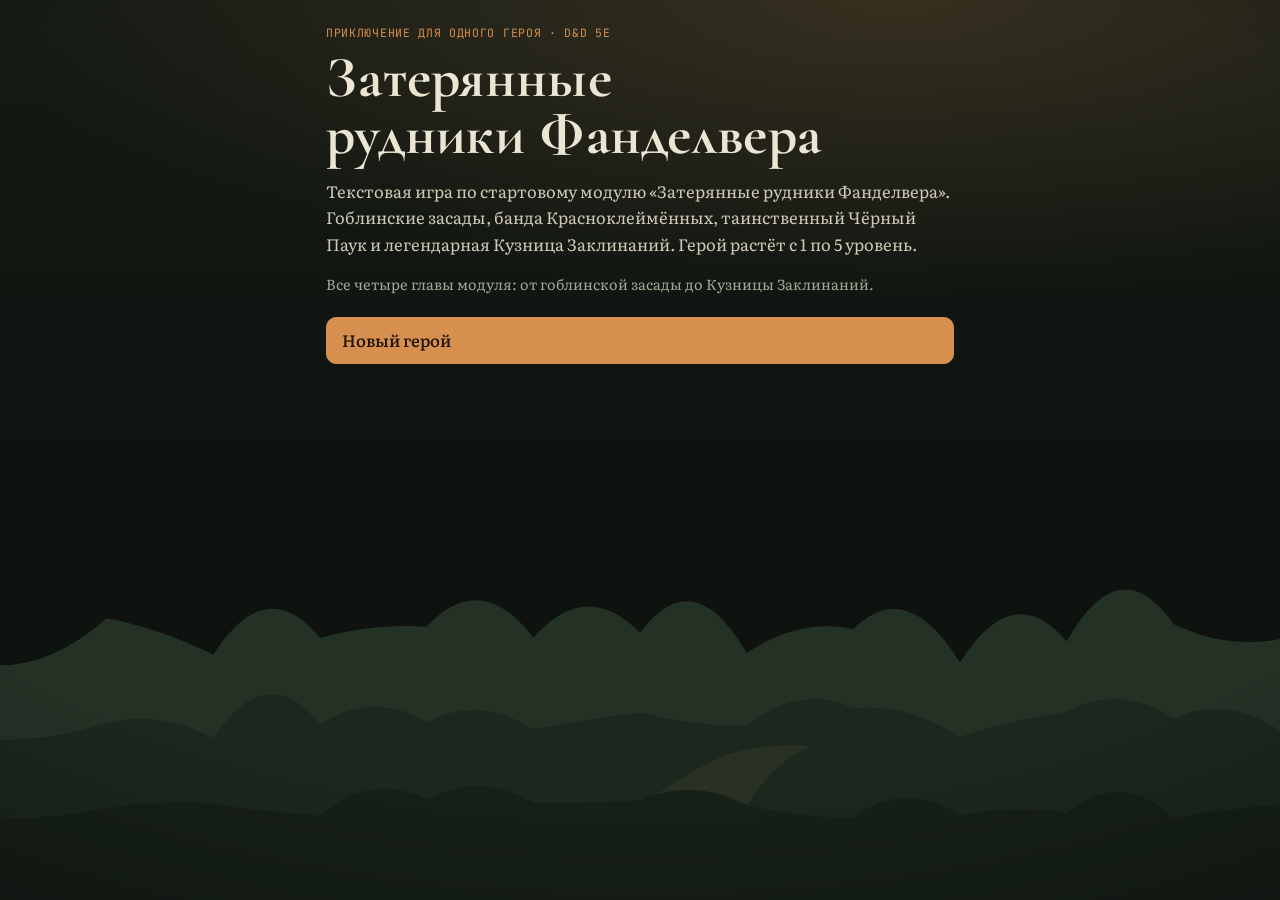
<file: phandelver/index.html>
<!doctype html>
<html lang="ru">
<head>
<meta charset="utf-8">
<meta name="viewport" content="width=device-width, initial-scale=1, viewport-fit=cover">
<title>Рудники Фанделвера</title>
<link rel="manifest" href="manifest.webmanifest">
<link rel="icon" href="icons/icon.svg" type="image/svg+xml">
<link rel="apple-touch-icon" href="icons/apple-touch-icon.png">
<meta name="theme-color" content="#0f1310">
<meta name="apple-mobile-web-app-capable" content="yes">
<meta name="mobile-web-app-capable" content="yes">
<meta name="apple-mobile-web-app-status-bar-style" content="black-translucent">
<meta name="apple-mobile-web-app-title" content="Фанделвер">
<link rel="preconnect" href="https://fonts.googleapis.com">
<link rel="preconnect" href="https://fonts.gstatic.com" crossorigin>
<link href="https://fonts.googleapis.com/css2?family=Cormorant+Garamond:wght@600;700&family=Literata:ital,opsz,wght@0,7..72,400;0,7..72,500;1,7..72,400&family=JetBrains+Mono:wght@400&display=swap" rel="stylesheet">
<link rel="stylesheet" href="style.css">
</head>
<body>
<div id="app"></div>
<div id="dice" class="dice" hidden></div>
<script src="js/rules.js"></script>
<script src="js/engine.js"></script>
<script src="js/combat.js"></script>
<script src="js/bg.js"></script>
<script src="js/ui.js"></script>
<script src="js/ch1.js"></script>
<script src="js/ch2.js"></script>
<script src="js/ch2b.js"></script>
<script src="js/ch3.js"></script>
<script src="js/ch3b.js"></script>
<script src="js/ch3c.js"></script>
<script src="js/ch4.js"></script>
<script>G.boot();</script>
</body>
</html>
</file>
<file: phandelver/style.css>
:root {
  color-scheme: dark;
  --ground: #0f1310;
  --panel: #171d18;
  --panel2: #1f2720;
  --line: #313d33;
  --text: #ebe5d3;
  --mute: #a3a893;
  --copper: #d68f4e;
  --copper-ink: #1d1206;
  --moss: #93bd72;
  --blood: #d85a49;
  --arcane: #a7b2ff;
  --gold: #e7c15d;
  --glow: rgba(214, 143, 78, .10);
  --display: 'Cormorant Garamond', 'Cormorant', Georgia, serif;
  --body: 'Literata', 'PT Serif', Georgia, serif;
  --mono: 'JetBrains Mono', ui-monospace, Menlo, Consolas, monospace;
}
body[data-ch="1"] { --glow: rgba(147, 189, 114, .09); }
body[data-ch="3"] { --glow: rgba(147, 189, 114, .09); }
body[data-ch="4"] { --glow: rgba(167, 178, 255, .09); }

[hidden] { display: none !important; }
* { box-sizing: border-box; }
html, body { height: 100%; }
body {
  margin: 0;
  background-color: var(--ground);
  background-image: radial-gradient(130% 50% at 50% -10%, var(--glow), transparent 60%);
  background-attachment: fixed;
  color: var(--text);
  font: 16.5px/1.6 var(--body);
  -webkit-tap-highlight-color: transparent;
}
button { font: inherit; color: inherit; cursor: pointer; }
button:focus-visible, input:focus-visible { outline: 2px solid var(--copper); outline-offset: 2px; }
.wrap { max-width: 660px; margin: 0 auto; padding-inline: 16px; padding-block: 6px 48px; }
h1, h2, h3 { font-family: var(--display); font-weight: 700; text-wrap: balance; letter-spacing: .005em; }
h1 { font-size: 32px; line-height: 1.1; margin: 0 0 14px; }
h2 { font-size: 26px; margin: 0; }
h3 { font-size: 21px; margin: 20px 0 8px; }

/* ---------- шапка ---------- */
.bar { position: sticky; top: env(safe-area-inset-top, 0px); z-index: 5; background: rgba(15, 19, 16, .92); backdrop-filter: blur(8px); -webkit-backdrop-filter: blur(8px); border-bottom: 1px solid var(--line); }
.bar-in { max-width: 660px; margin: 0 auto; padding: 8px 16px; display: flex; flex-wrap: wrap; align-items: center; gap: 6px 12px; }
.who { background: none; border: 0; padding: 0; text-align: left; display: flex; flex-direction: column; line-height: 1.15; }
.who b { font-family: var(--display); font-size: 21px; }
.who span { font-size: 12.5px; color: var(--mute); }
.hp { flex: 1; min-width: 120px; }
.hp-top { display: flex; justify-content: space-between; font-size: 12.5px; color: var(--mute); }
.hp-top b { font-family: var(--mono); font-weight: 400; color: var(--text); font-variant-numeric: tabular-nums; }
.meter { height: 7px; background: #070a08; border-radius: 99px; overflow: hidden; margin-top: 3px; }
.meter i { display: block; height: 100%; background: var(--blood); border-radius: 99px; transition: width .4s ease; }
.meter.ally i { background: var(--moss); }
.meter.xp { height: 3px; margin-top: 4px; }
.meter.xp i { background: var(--gold); }
.hdr-btns { display: flex; gap: 6px; }
.ico { background: var(--panel); border: 1px solid var(--line); border-radius: 8px; padding: 5px 9px; font-size: 13px; color: var(--mute); }
.hdr-comp { flex-basis: 100%; display: flex; align-items: center; gap: 8px; font-size: 12.5px; color: var(--mute); }
.hdr-comp .meter { flex: 1; max-width: 160px; margin: 0; }
.hdr-comp b { font-family: var(--mono); font-weight: 400; }

/* ---------- сцена ---------- */
.eyebrow { font-family: var(--mono); font-size: 11.5px; letter-spacing: .06em; text-transform: uppercase; color: var(--copper); margin: 18px 0 4px; }
.eyebrow span { color: var(--mute); }
.text { display: grid; gap: 12px; }
.text p { margin: 0; }
.read { border: 1px solid var(--line); background: var(--panel); padding: 12px 14px; font-style: italic; color: #ddd8c6; box-shadow: inset 0 0 0 3px var(--ground), inset 0 0 0 4px var(--line); }
.speech { padding-left: 14px; border-left: 2px solid var(--copper); }
.muted { color: var(--mute); font-size: 14.5px; }
.warn { color: #f0a497; }
.gold { color: var(--gold); font-style: normal; }
.reply { margin-bottom: 14px; padding: 10px 14px; border-radius: 10px; background: rgba(214, 143, 78, .08); border: 1px dashed rgba(214, 143, 78, .4); }
.notes { display: grid; gap: 4px; margin: 0 0 14px; }
.note { margin: 0; font-size: 14.5px; padding: 6px 10px; border-radius: 8px; background: var(--panel); border: 1px solid var(--line); }
.note.gain { color: var(--moss); }
.note.xp { color: var(--gold); }
.note.quest { color: var(--copper); }
.note.clue { color: var(--arcane); }
.note.bad { color: var(--blood); }
.note.muted { color: var(--mute); }

.choices { display: grid; gap: 9px; margin-top: 22px; }
.choice { display: grid; gap: 2px; width: 100%; text-align: left; background: var(--panel2); border: 1px solid var(--line); border-radius: 10px; padding: 12px 15px; font-size: 16.5px; line-height: 1.3; transition: border-color .15s, transform .08s; }
.choice:hover { border-color: rgba(214, 143, 78, .6); }
.choice:active { transform: scale(.985); }
.choice.main { background: var(--copper); border-color: var(--copper); color: var(--copper-ink); font-weight: 500; }
.choice.main .tag { color: rgba(29, 18, 6, .75); }
.choice.fight { border-color: rgba(216, 90, 73, .55); }
.tag { font-family: var(--mono); font-size: 12px; color: var(--copper); }
.rest-hint { margin: 16px 0 0; }
.link { background: none; border: 0; padding: 0; color: var(--copper); text-decoration: underline; text-underline-offset: 3px; font-size: 14.5px; }
.link:disabled { opacity: .4; }

/* ---------- кнопки, строки ---------- */
.btn { background: var(--panel2); border: 1px solid var(--line); border-radius: 9px; padding: 9px 14px; font-size: 15px; }
.btn.main { background: var(--copper); border-color: var(--copper); color: var(--copper-ink); font-weight: 500; }
.btn.warn { border-color: rgba(216, 90, 73, .6); color: #f0a497; }
.btn:disabled { opacity: .4; cursor: default; }
.row { display: flex; gap: 8px; flex-wrap: wrap; align-items: center; }
.row.wrap { margin-top: 14px; justify-content: space-between; }
.col { display: grid; gap: 10px; }
.tog { display: flex; gap: 8px; align-items: center; font-size: 14px; color: var(--mute); margin-top: 10px; }
.tog input { width: 18px; height: 18px; accent-color: var(--copper); }

/* ---------- бой ---------- */
.foes { display: grid; grid-template-columns: repeat(auto-fill, minmax(150px, 1fr)); gap: 8px; }
.foe { text-align: left; background: var(--panel); border: 1px solid var(--line); border-radius: 11px; padding: 9px 11px; }
.foe.sel { border-color: var(--copper); box-shadow: 0 0 0 1px var(--copper) inset; }
.foe.out { opacity: .45; }
.foe-top { display: flex; justify-content: space-between; gap: 6px; align-items: baseline; }
.foe-top b { font-family: var(--display); font-size: 18px; line-height: 1.1; }
.foe-top .n { font-family: var(--mono); font-size: 12.5px; font-variant-numeric: tabular-nums; white-space: nowrap; }
.foe-meta { font-size: 12px; color: var(--mute); margin-top: 4px; display: flex; flex-wrap: wrap; gap: 4px; align-items: center; }
/* подсказки о слабостях врага */
.foe-traits { font-size: 11.5px; color: var(--mute); margin-top: 3px; line-height: 1.3; }
.st { font-family: var(--mono); font-size: 10.5px; border: 1px solid var(--line); border-radius: 99px; padding: 0 6px; color: var(--arcane); }
.me { margin-top: 10px; font-size: 14px; color: var(--mute); }
/* инициатива и журнал по раундам */
.init { margin-top: 12px; }
.init-lbl { font-family: var(--mono); font-size: 11px; color: var(--mute); letter-spacing: .03em; margin-bottom: 5px; }
.init ol { list-style: none; margin: 0; padding: 0; display: flex; flex-wrap: wrap; gap: 5px; }
.init li { font-size: 13px; padding: 3px 9px; border-radius: 99px; border: 1px solid var(--line); background: var(--panel); color: var(--mute); }
.init li b { font-family: var(--mono); font-weight: 400; font-size: 11.5px; }
.init li.hero { border-color: rgba(214, 143, 78, .55); }
.init li.comp { border-color: rgba(147, 189, 114, .55); }
.init li.enemy { border-color: rgba(216, 90, 73, .45); }
.init li.cur { background: var(--copper); border-color: var(--copper); color: var(--copper-ink); font-weight: 500; }
.init li.done { opacity: .5; }
.init li.gone { text-decoration: line-through; opacity: .35; }
.blog { margin-top: 12px; display: grid; gap: 10px; }
.blog > .link { justify-self: start; font-size: 13px; }
.bl-pre { list-style: none; margin: 0; padding: 0; display: grid; gap: 4px; font-size: 14px; color: var(--mute); }
.rnd { border: 1px solid var(--line); border-radius: 12px; background: var(--panel); padding: 8px 10px 10px; display: grid; gap: 7px; }
.rnd-h { display: flex; flex-wrap: wrap; gap: 2px 10px; align-items: baseline; }
.rnd-h b { font-family: var(--display); font-size: 19px; }
.rnd-h span { font-family: var(--mono); font-size: 11px; color: var(--mute); }
.tb { border-left: 3px solid var(--line); padding-left: 9px; }
.tb.hero { border-color: var(--copper); }
.tb.comp { border-color: var(--moss); }
.tb.enemy { border-color: var(--blood); }
.tb-h { font-size: 12.5px; font-weight: 600; letter-spacing: .02em; margin-bottom: 2px; }
.tb.hero .tb-h { color: var(--copper); }
.tb.comp .tb-h { color: var(--moss); }
.tb.enemy .tb-h { color: #ec8a7d; }
.tb ul, .bl-pre { list-style: none; margin: 0; padding: 0; display: grid; gap: 3px; font-size: 14px; line-height: 1.4; }
.tb li, .bl-pre li { color: var(--mute); }
.tb li.hit, .tb li.heal, .tb li.good, .tb li.ally { color: var(--text); }
.tb li.bad { color: #f0c2ba; }
.tb li.heal { color: #cfe6bd; }
.tb li.win, .bl-pre li.win { color: var(--gold); }
.tb li.fresh, .bl-pre li.fresh { animation: slide .35s ease; }
.log { list-style: none; margin: 14px 0 0; padding: 0; display: grid; gap: 5px; font-size: 14.5px; line-height: 1.4; }
.log li { padding-left: 11px; border-left: 2px solid var(--line); color: var(--mute); }
.log li.hit { border-color: var(--copper); color: var(--text); }
.log li.bad { border-color: var(--blood); color: #f0c2ba; }
.log li.heal, .log li.good { border-color: var(--moss); color: var(--text); }
.log li.ally { border-color: var(--moss); color: #d4e3c6; }
.log li.win { border-color: var(--gold); color: var(--gold); }
.log li.fresh { animation: slide .35s ease; }
@keyframes slide { from { opacity: 0; transform: translateY(4px); } }
.turn { margin-top: 16px; font-family: var(--mono); font-size: 12px; color: var(--mute); }
.acts { display: grid; grid-template-columns: 1fr 1fr; gap: 7px; margin-top: 8px; }
.act { display: grid; gap: 1px; text-align: left; background: var(--panel2); border: 1px solid var(--line); border-radius: 10px; padding: 9px 11px; }
.act b { font-weight: 500; font-size: 15px; line-height: 1.25; }
.act span { font-family: var(--mono); font-size: 11px; color: var(--mute); }
.act.primary { background: var(--copper); border-color: var(--copper); color: var(--copper-ink); }
.act.primary span { color: rgba(29, 18, 6, .75); }
.act.spell { border-color: rgba(167, 178, 255, .35); }
.act:disabled { opacity: .35; cursor: default; }
.spell-head { display: flex; justify-content: space-between; gap: 8px; flex-wrap: wrap; margin-top: 16px; font-size: 14px; }
.spell-head span { font-family: var(--mono); font-size: 11.5px; color: var(--arcane); }
.verdict { margin-top: 18px; font-family: var(--display); font-weight: 700; font-size: 30px; }
.verdict.win { color: var(--gold); }
.verdict.lose { color: var(--blood); }
@media (max-width: 360px) { .acts { grid-template-columns: 1fr; } }

/* ---------- листы ---------- */
.overlay { position: fixed; inset: 0; z-index: 15; display: grid; align-items: end; justify-items: center; }
.sheet-bg { position: absolute; inset: 0; background: rgba(4, 6, 5, .7); }
.sheet { position: relative; width: 100%; max-width: 660px; max-height: 88vh; overflow-y: auto; background: var(--panel); border: 1px solid var(--line); border-radius: 18px 18px 0 0; padding: 16px 16px calc(24px + env(safe-area-inset-bottom, 0px)); }
.sheet-h { display: flex; justify-content: space-between; align-items: center; gap: 10px; margin-bottom: 10px; }
.sheet p { margin: 0 0 10px; }
.abil { display: grid; grid-template-columns: repeat(6, 1fr); gap: 5px; margin: 10px 0; }
.abil div, .kv div { background: var(--ground); border: 1px solid var(--line); border-radius: 8px; padding: 5px 2px; text-align: center; }
.abil dt, .kv dt { font-size: 10.5px; color: var(--mute); letter-spacing: .04em; }
.abil dd, .kv dd { margin: 0; font-family: var(--mono); font-size: 18px; }
.abil small, .kv small { font-family: var(--mono); font-size: 11px; color: var(--copper); }
.kv { display: grid; grid-template-columns: repeat(auto-fill, minmax(135px, 1fr)); gap: 6px; margin: 10px 0; }
.kv div { padding: 6px 8px; text-align: left; }
.kv small { color: var(--mute); display: block; line-height: 1.3; }
.feats, .quests, .clues, .spells { margin: 0; padding-left: 18px; display: grid; gap: 6px; font-size: 15px; }
.feats i, .spells i { font-style: normal; font-family: var(--mono); font-size: 11.5px; color: var(--copper); }
.spells span { color: var(--mute); font-size: 14px; }
.quests li { display: grid; }
.quests span { color: var(--mute); font-size: 14px; }
.quests i { font-family: var(--mono); font-style: normal; font-size: 11.5px; color: var(--copper); }
.quests.done li { opacity: .6; }
.skills { list-style: none; padding: 0; margin: 0; display: grid; grid-template-columns: 1fr 1fr; gap: 2px 14px; font-size: 14px; }
.skills li { display: flex; justify-content: space-between; color: var(--mute); }
.skills li.pr { color: var(--text); }
.skills i { font-style: normal; font-size: 11px; color: var(--mute); }
.skills b { font-family: var(--mono); font-weight: 400; }
.items { list-style: none; padding: 0; margin: 0; display: grid; gap: 8px; }
.items li { display: flex; justify-content: space-between; gap: 10px; align-items: center; background: var(--ground); border: 1px solid var(--line); border-radius: 10px; padding: 9px 11px; }
.items li > div:first-child { display: grid; }
.items span { font-size: 13.5px; color: var(--mute); }
.money { font-size: 15px; }
.money b { font-family: var(--mono); color: var(--gold); font-weight: 400; }
@media (max-width: 420px) { .abil { grid-template-columns: repeat(3, 1fr); } .skills { grid-template-columns: 1fr; } }

/* ---------- титул и создание ---------- */
.title h1.big { font-size: clamp(38px, 10.5vw, 58px); line-height: .98; margin: 8px 0 14px; }
.lede { color: #cfc9b6; margin: 0 0 12px; }
.create h3 { margin-top: 18px; }
.field { display: grid; gap: 4px; }
.field span { font-size: 13px; color: var(--mute); }
.field input { font: inherit; font-size: 18px; color: var(--text); background: var(--panel); border: 1px solid var(--line); border-radius: 10px; padding: 10px 12px; }
.cards { display: grid; grid-template-columns: 1fr 1fr; gap: 8px; }
.card { display: grid; gap: 3px; text-align: left; background: var(--panel); border: 1px solid var(--line); border-radius: 12px; padding: 10px 12px; }
.card b { font-family: var(--display); font-size: 20px; line-height: 1.1; }
.card span { font-size: 13px; color: var(--mute); line-height: 1.35; }
.card.sel { border-color: var(--copper); box-shadow: 0 0 0 1px var(--copper) inset; }
.preview { margin-top: 16px; background: var(--panel); border: 1px solid var(--line); border-radius: 14px; padding: 12px; }
.preview p { margin: 6px 0; }
@media (max-width: 380px) { .cards { grid-template-columns: 1fr; } }

/* ---------- кубик ---------- */
.dice { position: fixed; inset: 0; z-index: 30; display: grid; place-items: center; background: rgba(4, 6, 5, .74); padding: 16px; }
.dice-card { width: 100%; max-width: 350px; text-align: center; background: var(--panel); border: 1px solid var(--line); border-radius: 16px; padding: 20px 18px 18px; }
.dice-card .lbl { font-family: var(--mono); font-size: 12.5px; letter-spacing: .05em; color: var(--mute); text-transform: uppercase; }
.d20 { width: 112px; height: 112px; margin: 14px auto; position: relative; clip-path: polygon(50% 0, 93% 25%, 93% 75%, 50% 100%, 7% 75%, 7% 25%); background: var(--copper); display: grid; place-items: center; }
.d20::before { content: ""; position: absolute; inset: 0; clip-path: polygon(50% 17%, 84% 72%, 16% 72%); background: rgba(255, 255, 255, .18); }
.d20 b { position: relative; font-family: var(--mono); font-size: 38px; color: var(--copper-ink); }
.d20.spin { animation: wob .12s linear infinite; }
.d20.nat20 { background: var(--gold); }
.d20.nat1 { background: var(--blood); }
@keyframes wob { 50% { transform: rotate(9deg) scale(.95); } }
.math { font-family: var(--mono); font-size: 14px; color: var(--mute); min-height: 1.4em; }
.vd { font-family: var(--display); font-weight: 700; font-size: 30px; margin: 2px 0 4px; min-height: 1.2em; }
.vd.ok { color: var(--moss); }
.vd.no { color: var(--blood); }
.dice-notes { font-size: 13px; color: var(--mute); min-height: 1.2em; margin-bottom: 12px; }
.dice-card .row { justify-content: center; }
.dice-card .row.col { display: grid; }

@media (prefers-reduced-motion: reduce) {
  .d20.spin, .log li.fresh { animation: none; }
  .meter i { transition: none; }
}

/* ---------- эффекты боя ---------- */
.foe { position: relative; }
.foe.fx-hit { animation: fx-shake .45s ease, fx-flash .45s ease; }
@keyframes fx-flash { 0%, 100% { box-shadow: none; } 20% { box-shadow: 0 0 0 2px var(--blood) inset, 0 0 16px rgba(216, 90, 73, .5); } }
.foe.fx-miss { animation: fx-spin .6s ease-in-out; }
@keyframes fx-shake {
  0%, 100% { transform: translateX(0); }
  15% { transform: translateX(-8px) rotate(-2deg); }
  30% { transform: translateX(7px) rotate(2deg); }
  45% { transform: translateX(-6px) rotate(-1deg); }
  60% { transform: translateX(4px); }
  80% { transform: translateX(-2px); }
}
@keyframes fx-spin { from { transform: rotate(0); } to { transform: rotate(360deg); } }
.fx-num { position: absolute; top: 4px; right: 10px; font-family: var(--display); font-weight: 700; font-size: 26px; line-height: 1; pointer-events: none; animation: fx-rise .9s ease-out forwards; text-shadow: 0 2px 6px #000; }
.fx-num.hit { color: var(--gold); }
.fx-num.miss { color: var(--mute); font-size: 18px; font-style: italic; }
@keyframes fx-rise { 0% { opacity: 0; transform: translateY(6px) scale(.7); } 20% { opacity: 1; transform: translateY(0) scale(1.1); } 100% { opacity: 0; transform: translateY(-26px) scale(1); } }
#fx { position: fixed; inset: 0; pointer-events: none; z-index: 60; }
.dmg-pop { position: absolute; left: 50%; top: 32%; transform: translate(calc(-50% + var(--dx, 0px)), 0); font-family: var(--display); font-weight: 700; font-size: 88px; line-height: 1; color: #ff3b2b; text-shadow: 0 0 2px #000, 0 4px 18px rgba(0, 0, 0, .8), 0 0 30px rgba(255, 40, 20, .45); animation: fx-pop 1.1s ease-out forwards; }
@keyframes fx-pop {
  0% { opacity: 0; transform: translate(calc(-50% + var(--dx, 0px)), 10px) scale(.4); }
  15% { opacity: 1; transform: translate(calc(-50% + var(--dx, 0px)), 0) scale(1.15); }
  30% { transform: translate(calc(-50% + var(--dx, 0px)), 0) scale(1); }
  75% { opacity: 1; }
  100% { opacity: 0; transform: translate(calc(-50% + var(--dx, 0px)), -40px) scale(1); }
}
.bar .hp.fx-hurt { animation: fx-hurt .6s ease; border-radius: 8px; }
@keyframes fx-hurt { 0%, 100% { background: transparent; } 30% { background: rgba(216, 90, 73, .35); } }
.turn.waiting { color: var(--blood); animation: fx-wait 1s ease-in-out infinite alternate; }
@keyframes fx-wait { from { opacity: .55; } to { opacity: 1; } }
.foe.acting { border-color: var(--blood); box-shadow: 0 0 0 1px var(--blood) inset, 0 0 14px rgba(216, 90, 73, .35); }

/* ---------- фоны локаций ---------- */
body { background-image: none; }
#bg { position: fixed; inset: 0; z-index: -1; pointer-events: none; overflow: hidden; }
.bg-l { position: absolute; inset: 0; opacity: 0; transition: opacity 1.1s ease; }
.bg-l.on { opacity: 1; }
.bg-l svg { position: absolute; left: 0; width: 100%; }
.bg-bottom { bottom: 0; height: 46vh; }
.bg-top { top: 0; height: 24vh; }
.bg-l::after { content: ''; position: absolute; inset: 0; background: radial-gradient(120% 90% at 50% 40%, transparent 55%, rgba(0, 0, 0, .45)); }
.stars circle { fill: #dfe6f5; opacity: .5; animation: bg-twinkle 3.5s ease-in-out infinite alternate; }
@keyframes bg-twinkle { from { opacity: .15; } to { opacity: .7; } }
.windows rect { opacity: .28; animation: bg-flicker 4s ease-in-out infinite alternate; }
.windows rect:nth-child(2n) { animation-duration: 5.5s; }
@keyframes bg-flicker { 0% { opacity: .3; } 40% { opacity: .5; } 55% { opacity: .36; } 100% { opacity: .55; } }
.mist { animation: bg-mist 18s ease-in-out infinite alternate; }
@keyframes bg-mist { from { transform: translateX(-60px); } to { transform: translateX(60px); } }
.drips circle { fill: #a9c79a; opacity: 0; animation: bg-drip 5s linear infinite; }
.drips circle:nth-child(2) { animation-delay: 1.7s; } .drips circle:nth-child(3) { animation-delay: 3.3s; }
@keyframes bg-drip { 0% { opacity: 0; transform: translateY(0); } 10% { opacity: .6; } 60% { opacity: .5; transform: translateY(120px); } 61%, 100% { opacity: 0; transform: translateY(120px); } }
.crystals { opacity: .35; animation: bg-glow 4s ease-in-out infinite alternate; }
@keyframes bg-glow { from { opacity: .22; } to { opacity: .45; } }
.bg-dungeon { animation: bg-torch 2.8s ease-in-out infinite alternate; }
@keyframes bg-torch { from { filter: brightness(.92); } to { filter: brightness(1.08); } }

/* ---------- переходы между сценами ---------- */
main.wrap { transition: opacity .2s ease, transform .2s ease, filter .2s ease; }
main.leaving { opacity: 0; transform: translateY(-6px); filter: blur(1.5px); }
body::after { content: ''; position: fixed; inset: 0; z-index: 4; pointer-events: none; background: radial-gradient(120% 100% at 50% 40%, rgba(0, 0, 0, .35), rgba(0, 0, 0, .8)); opacity: 0; transition: opacity .45s ease; }
body.veiled::after { opacity: 1; transition-duration: .2s; }
main.entering > * { animation: sc-in .5s ease both; }
main.entering > *:nth-child(2) { animation-delay: .06s; }
main.entering > *:nth-child(3) { animation-delay: .12s; }
main.entering > *:nth-child(4) { animation-delay: .18s; }
main.entering > *:nth-child(5) { animation-delay: .24s; }
main.entering > *:nth-child(6) { animation-delay: .30s; }
main.entering > *:nth-child(n+7) { animation-delay: .36s; }
@keyframes sc-in { from { opacity: 0; transform: translateY(10px); } to { opacity: 1; transform: none; } }
.bg-l svg { filter: brightness(1.4); }
.windows rect { opacity: .45; }
</file>
